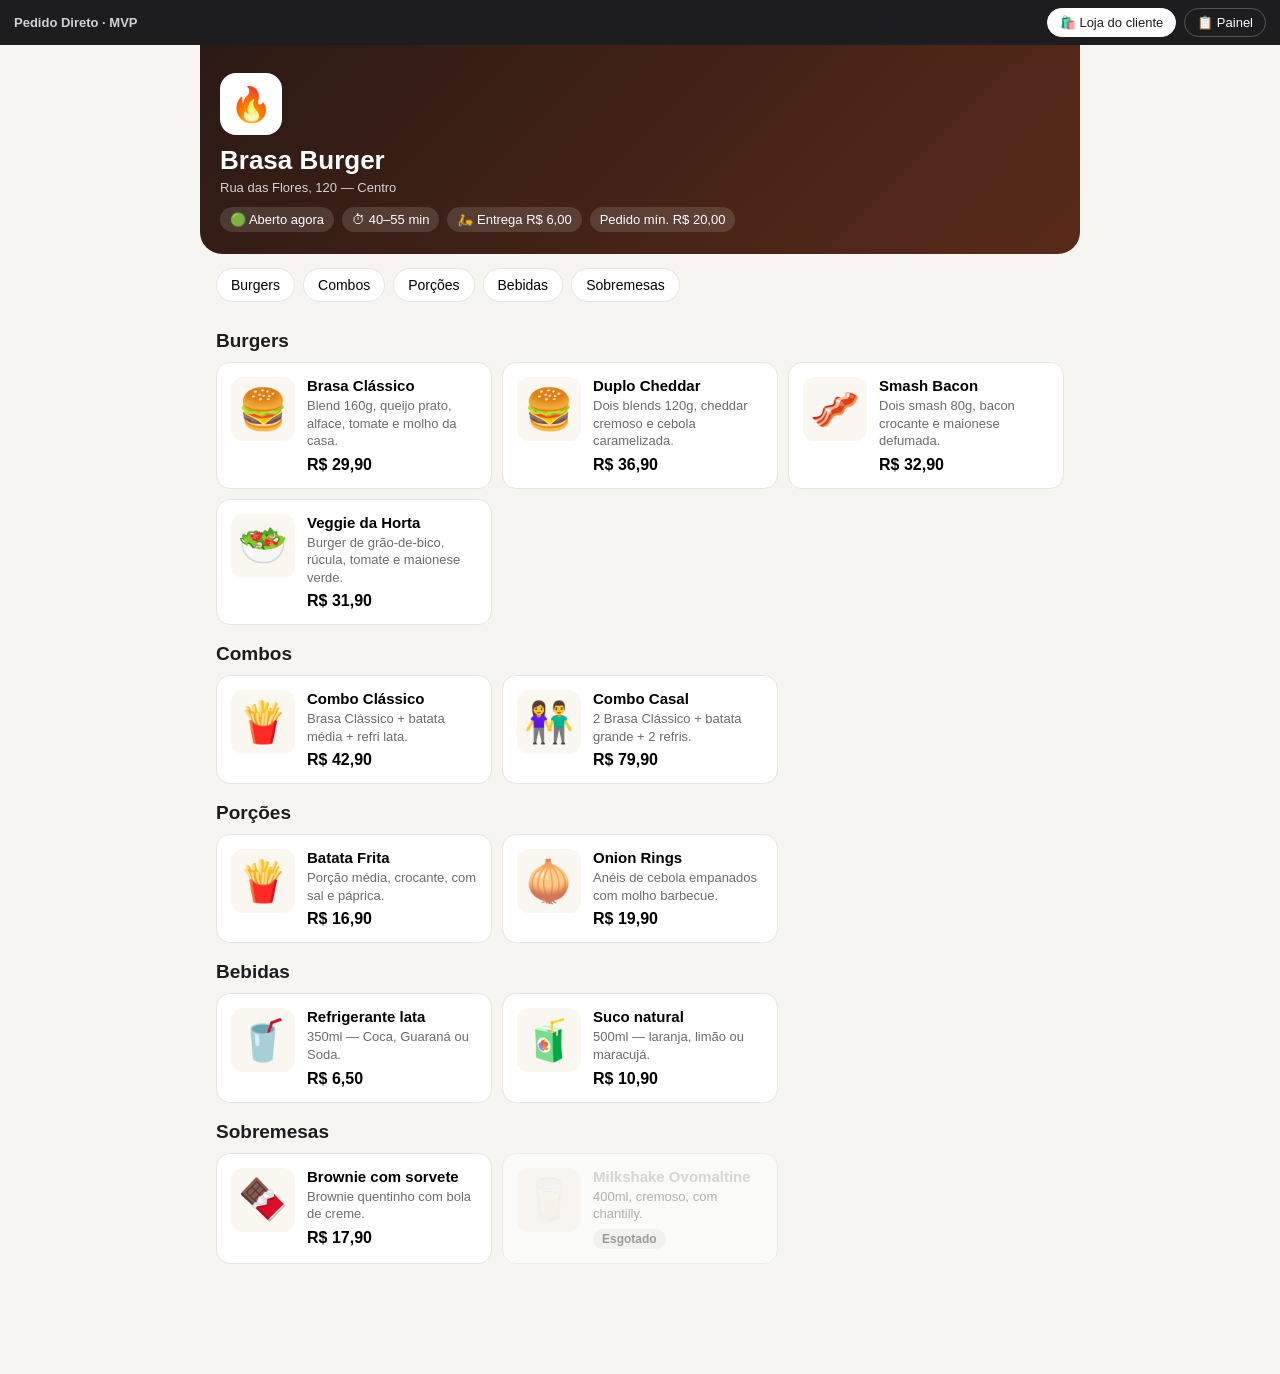
<file: prototipo/index.html>
<!DOCTYPE html>
<html lang="pt-BR">
<head>
<meta charset="UTF-8">
<meta name="viewport" content="width=device-width, initial-scale=1">
<title>Pedido Direto — MVP de delivery próprio</title>
<style>
:root{--bg:#f6f5f2;--card:#fff;--ink:#1d1d1f;--mut:#6b6b70;--line:#e7e5e0;--pri:#e4572e;--pri2:#c94320;--ok:#1f9d55;--warn:#c98204;--blue:#2f6fde;--red:#d33}
*{box-sizing:border-box}
body{margin:0;font-family:-apple-system,BlinkMacSystemFont,"Segoe UI",Roboto,Helvetica,Arial,sans-serif;background:var(--bg);color:var(--ink);-webkit-font-smoothing:antialiased}
button{font:inherit;cursor:pointer}
input,select,textarea{font:inherit;font-size:15px;padding:10px 12px;border:1px solid var(--line);border-radius:10px;width:100%;background:#fff;color:var(--ink)}
textarea{resize:vertical;min-height:60px}
label.f{display:block;font-size:13px;color:var(--mut);margin:10px 0 4px}
h1,h2,h3{margin:0}
.topbar{position:sticky;top:0;z-index:40;background:#1d1d1f;color:#fff;display:flex;gap:8px;align-items:center;padding:8px 14px}
.topbar b{margin-right:auto;font-size:13px;opacity:.8;font-weight:600}
.topbar button{background:transparent;color:#fff;border:1px solid #555;border-radius:999px;padding:6px 12px;font-size:13px}
.topbar button.on{background:#fff;color:#1d1d1f;border-color:#fff}
.btn{background:var(--pri);color:#fff;border:0;border-radius:10px;padding:11px 16px;font-weight:600;font-size:15px}
.btn:hover{background:var(--pri2)}
.btn.sec{background:#fff;color:var(--ink);border:1px solid var(--line)}
.btn.sec:hover{background:#f1f0ec}
.btn.ok{background:var(--ok)}.btn.ok:hover{background:#178246}
.btn.red{background:#fff;color:var(--red);border:1px solid #f1c4c4}
.btn.sm{padding:7px 11px;font-size:13px;border-radius:8px}
.btn.full{width:100%}
.btn:disabled{opacity:.45;cursor:not-allowed}
.pill{display:inline-flex;align-items:center;gap:5px;font-size:12px;font-weight:600;padding:3px 9px;border-radius:999px;background:#eee;color:#444}
.pill.ok{background:#e3f5ea;color:#16753f}.pill.warn{background:#fff3d6;color:#8a5a00}.pill.red{background:#fde6e6;color:#a32020}.pill.blue{background:#e6eefc;color:#1f4fa8}
.muted{color:var(--mut)}.small{font-size:13px}
.hidden{display:none!important}

/* ===== LOJA ===== */
.shop{max-width:880px;margin:0 auto;padding-bottom:110px}
.hero{background:linear-gradient(135deg,#2a1a14,#5a2a1a);color:#fff;padding:28px 20px 22px;border-radius:0 0 22px 22px}
.hero .logo{width:62px;height:62px;border-radius:16px;background:#fff;display:grid;place-items:center;font-size:34px;margin-bottom:10px}
.hero h1{font-size:26px}
.hero .meta{display:flex;flex-wrap:wrap;gap:8px;margin-top:12px}
.hero .meta span{background:rgba(255,255,255,.13);padding:5px 10px;border-radius:999px;font-size:13px}
.track-banner{margin:14px 16px 0;background:#fff;border:1px solid var(--line);border-radius:14px;padding:12px 14px;display:flex;align-items:center;gap:10px}
.track-banner div{flex:1}
.cats{position:sticky;top:45px;z-index:20;background:var(--bg);display:flex;gap:8px;overflow-x:auto;padding:14px 16px 10px;scrollbar-width:none}
.cats::-webkit-scrollbar{display:none}
.cats button{white-space:nowrap;border:1px solid var(--line);background:#fff;border-radius:999px;padding:8px 14px;font-size:14px}
.cats button:hover{border-color:var(--pri);color:var(--pri)}
.sec-title{font-size:19px;margin:18px 16px 10px}
.grid{display:grid;grid-template-columns:repeat(auto-fill,minmax(260px,1fr));gap:10px;padding:0 16px}
.prod{background:#fff;border:1px solid var(--line);border-radius:14px;padding:14px;display:flex;gap:12px;text-align:left;width:100%;align-items:flex-start}
.prod:hover{border-color:#d7d3cb;box-shadow:0 2px 10px rgba(0,0,0,.05)}
.prod .em{font-size:40px;width:64px;height:64px;flex:none;display:grid;place-items:center;background:#faf6f0;border-radius:12px}
.prod h3{font-size:15px;margin-bottom:3px}
.prod p{font-size:13px;color:var(--mut);margin:0 0 6px;line-height:1.35}
.prod .price{font-weight:700}
.prod.off{opacity:.5}
.cartbar{position:fixed;left:50%;transform:translateX(-50%);bottom:16px;width:min(560px,calc(100% - 28px));z-index:30;background:var(--pri);color:#fff;border:0;border-radius:14px;padding:15px 18px;display:flex;justify-content:space-between;font-weight:700;font-size:16px;box-shadow:0 8px 24px rgba(228,87,46,.35)}
.closed-note{margin:14px 16px 0;background:#fde6e6;color:#8b1c1c;padding:12px 14px;border-radius:12px;font-size:14px}

/* modal */
.ov{position:fixed;inset:0;background:rgba(0,0,0,.45);z-index:60;display:flex;align-items:flex-end;justify-content:center}
@media(min-width:700px){.ov{align-items:center}}
.modal{background:#fff;width:min(520px,100%);max-height:92vh;overflow:auto;border-radius:20px 20px 0 0;padding:20px}
@media(min-width:700px){.modal{border-radius:20px}}
.modal .mh{display:flex;justify-content:space-between;align-items:center;margin-bottom:12px}
.modal .x{border:0;background:#f1f0ec;width:34px;height:34px;border-radius:50%;font-size:18px}
.addon{display:flex;align-items:center;gap:10px;padding:10px 0;border-bottom:1px solid var(--line)}
.addon input{width:20px;height:20px}
.addon span{flex:1}
.qty{display:inline-flex;align-items:center;border:1px solid var(--line);border-radius:10px;overflow:hidden}
.qty button{border:0;background:#fff;width:36px;height:38px;font-size:18px}
.qty b{min-width:28px;text-align:center}
.row{display:flex;gap:10px;align-items:center}
.line{display:flex;justify-content:space-between;padding:4px 0;font-size:15px}
.line.tot{font-weight:800;font-size:18px;border-top:1px solid var(--line);margin-top:6px;padding-top:10px}
.citem{display:flex;gap:10px;padding:12px 0;border-bottom:1px solid var(--line)}
.citem .d{flex:1}
.seg{display:flex;gap:8px}
.seg button{flex:1;border:1px solid var(--line);background:#fff;border-radius:10px;padding:10px;font-weight:600}
.seg button.on{border-color:var(--pri);background:#fff3ee;color:var(--pri2)}
.upsell{background:#fff8ec;border:1px dashed #f0c98a;border-radius:12px;padding:12px;margin:12px 0;font-size:14px}
.upsell .row{margin-top:8px;flex-wrap:wrap}
.qr{display:block;margin:10px auto;width:200px;height:200px}
.code{font-family:ui-monospace,Menlo,monospace;font-size:12px;background:#f4f3ef;padding:10px;border-radius:10px;word-break:break-all}
.steps{list-style:none;padding:0;margin:14px 0}
.steps li{display:flex;gap:12px;align-items:center;padding:10px 0;color:#aaa}
.steps li i{width:26px;height:26px;border-radius:50%;border:2px solid #ddd;display:grid;place-items:center;font-style:normal;font-size:13px}
.steps li.done{color:var(--ink)}.steps li.done i{background:var(--ok);border-color:var(--ok);color:#fff}
.steps li.cur{color:var(--ink);font-weight:700}.steps li.cur i{border-color:var(--pri);color:var(--pri)}
.err{color:var(--red);font-size:13px;margin-top:6px}

/* ===== PAINEL ===== */
.panel{display:flex;min-height:calc(100vh - 45px)}
.side{width:210px;background:#fff;border-right:1px solid var(--line);padding:14px 10px;flex:none}
.side .brand{font-weight:800;padding:6px 10px 14px}
.side button{display:flex;justify-content:space-between;width:100%;text-align:left;border:0;background:transparent;padding:10px 12px;border-radius:10px;font-size:15px;color:#333}
.side button.on{background:#fff1ec;color:var(--pri2);font-weight:700}
.side .badge{background:var(--pri);color:#fff;border-radius:999px;font-size:12px;padding:1px 8px}
.main{flex:1;padding:18px;min-width:0}
.ptop{display:flex;flex-wrap:wrap;gap:10px;align-items:center;margin-bottom:16px}
.ptop h2{margin-right:auto;font-size:22px}
.toggle{display:inline-flex;align-items:center;gap:8px;background:#fff;border:1px solid var(--line);border-radius:999px;padding:6px 12px 6px 6px;font-size:14px;font-weight:600}
.toggle .sw{width:38px;height:22px;border-radius:999px;background:#ccc;position:relative;transition:.2s}
.toggle .sw::after{content:"";position:absolute;top:3px;left:3px;width:16px;height:16px;border-radius:50%;background:#fff;transition:.2s}
.toggle.on .sw{background:var(--ok)}.toggle.on .sw::after{left:19px}
.toggle.warn.on .sw{background:var(--warn)}
.kanban{display:grid;grid-template-columns:repeat(5,minmax(230px,1fr));gap:12px;overflow-x:auto;padding-bottom:10px}
.col{background:#efede8;border-radius:14px;padding:10px;min-height:300px}
.col h4{margin:2px 4px 10px;font-size:14px;display:flex;justify-content:space-between}
.oc{background:#fff;border-radius:12px;padding:12px;margin-bottom:10px;border:1px solid var(--line);font-size:14px}
.oc.new{border-color:var(--pri);box-shadow:0 0 0 2px rgba(228,87,46,.15)}
.oc .h{display:flex;justify-content:space-between;align-items:center;margin-bottom:6px}
.oc ul{margin:6px 0;padding-left:18px;color:#333}
.oc .acts{display:flex;gap:6px;flex-wrap:wrap;margin-top:8px}
.card{background:#fff;border:1px solid var(--line);border-radius:14px;padding:16px;margin-bottom:14px}
.kpis{display:grid;grid-template-columns:repeat(auto-fit,minmax(160px,1fr));gap:12px;margin-bottom:14px}
.kpi{background:#fff;border:1px solid var(--line);border-radius:14px;padding:14px}
.kpi small{color:var(--mut);font-size:13px}.kpi b{display:block;font-size:24px;margin-top:4px}
table{width:100%;border-collapse:collapse;font-size:14px}
th{text-align:left;color:var(--mut);font-weight:600;font-size:12px;text-transform:uppercase;letter-spacing:.03em;padding:8px;border-bottom:1px solid var(--line)}
td{padding:9px 8px;border-bottom:1px solid var(--line);vertical-align:middle}
td input{padding:6px 8px;width:90px}
.tblwrap{overflow-x:auto}
.bars{display:flex;align-items:flex-end;gap:6px;height:140px;padding-top:10px}
.bars div{flex:1;background:var(--pri);border-radius:6px 6px 0 0;min-height:2px;position:relative}
.bars div span{position:absolute;bottom:-20px;left:50%;transform:translateX(-50%);font-size:11px;color:var(--mut)}
.formgrid{display:grid;grid-template-columns:repeat(auto-fit,minmax(180px,1fr));gap:0 12px}
.hbar{display:flex;align-items:center;gap:10px;margin:8px 0;font-size:14px}
.hbar .t{width:150px;white-space:nowrap;overflow:hidden;text-overflow:ellipsis}
.hbar .b{flex:1;background:#f1f0ec;border-radius:6px;height:12px;overflow:hidden}
.hbar .b i{display:block;height:100%;background:var(--pri)}
@media(max-width:760px){
  .panel{flex-direction:column}
  .side{width:100%;display:flex;overflow-x:auto;border-right:0;border-bottom:1px solid var(--line);padding:8px;gap:4px}
  .side .brand{display:none}
  .side button{width:auto;white-space:nowrap;gap:6px}
  .main{padding:14px}
}
.toast{position:fixed;top:60px;left:50%;transform:translateX(-50%);background:#1d1d1f;color:#fff;padding:10px 16px;border-radius:10px;z-index:90;font-size:14px}
</style>
</head>
<body>

<div class="topbar">
  <b>Pedido Direto · MVP</b>
  <button id="tbShop" onclick="go('loja')">🛍️ Loja do cliente</button>
  <button id="tbPanel" onclick="go('painel')">📋 Painel</button>
</div>

<div id="app"></div>
<div id="modalRoot"></div>

<script>
/* ============ DADOS ============ */
const KEY = 'pedido_direto_mvp_v1';
const DAY = 864e5;
const STATUS = [
  {id:'analise', label:'Em análise'},
  {id:'preparo', label:'Em preparo'},
  {id:'pronto', label:'Pronto'},
  {id:'entrega', label:'Em entrega'},
  {id:'finalizado', label:'Finalizado'}
];

function seed(){
  const now = Date.now();
  const products = [
    {id:'p1',cat:'Burgers',name:'Brasa Clássico',desc:'Blend 160g, queijo prato, alface, tomate e molho da casa.',price:29.9,emoji:'🍔',available:true,cost:11,addons:[{name:'Bacon',price:4},{name:'Cheddar extra',price:3},{name:'Ovo',price:2.5}]},
    {id:'p2',cat:'Burgers',name:'Duplo Cheddar',desc:'Dois blends 120g, cheddar cremoso e cebola caramelizada.',price:36.9,emoji:'🍔',available:true,cost:15,addons:[{name:'Bacon',price:4},{name:'Picles',price:2}]},
    {id:'p3',cat:'Burgers',name:'Smash Bacon',desc:'Dois smash 80g, bacon crocante e maionese defumada.',price:32.9,emoji:'🥓',available:true,cost:12.5,addons:[{name:'Cheddar extra',price:3}]},
    {id:'p4',cat:'Burgers',name:'Veggie da Horta',desc:'Burger de grão-de-bico, rúcula, tomate e maionese verde.',price:31.9,emoji:'🥗',available:true,cost:10,addons:[]},
    {id:'p5',cat:'Combos',name:'Combo Clássico',desc:'Brasa Clássico + batata média + refri lata.',price:42.9,emoji:'🍟',available:true,cost:17,addons:[{name:'Trocar por batata grande',price:5}]},
    {id:'p6',cat:'Combos',name:'Combo Casal',desc:'2 Brasa Clássico + batata grande + 2 refris.',price:79.9,emoji:'👫',available:true,cost:31,addons:[]},
    {id:'p7',cat:'Porções',name:'Batata Frita',desc:'Porção média, crocante, com sal e páprica.',price:16.9,emoji:'🍟',available:true,cost:4.5,addons:[{name:'Cheddar e bacon',price:7}]},
    {id:'p8',cat:'Porções',name:'Onion Rings',desc:'Anéis de cebola empanados com molho barbecue.',price:19.9,emoji:'🧅',available:true,cost:5.5,addons:[]},
    {id:'p9',cat:'Bebidas',name:'Refrigerante lata',desc:'350ml — Coca, Guaraná ou Soda.',price:6.5,emoji:'🥤',available:true,cost:2.8,addons:[]},
    {id:'p10',cat:'Bebidas',name:'Suco natural',desc:'500ml — laranja, limão ou maracujá.',price:10.9,emoji:'🧃',available:true,cost:3,addons:[]},
    {id:'p11',cat:'Sobremesas',name:'Brownie com sorvete',desc:'Brownie quentinho com bola de creme.',price:17.9,emoji:'🍫',available:true,cost:5,addons:[]},
    {id:'p12',cat:'Sobremesas',name:'Milkshake Ovomaltine',desc:'400ml, cremoso, com chantilly.',price:19.9,emoji:'🥛',available:false,cost:6,addons:[]}
  ];
  const S = {
    store:{name:'Brasa Burger',emoji:'🔥',open:true,highDemand:false,deliveryFee:6,prepMin:40,minOrder:20,whatsapp:'11999990000',address:'Rua das Flores, 120 — Centro'},
    categories:['Burgers','Combos','Porções','Bebidas','Sobremesas'],
    products,
    coupons:[
      {code:'BEMVINDO10',type:'pct',value:10,min:30,active:true},
      {code:'FRETEGRATIS',type:'frete',value:0,min:50,active:true},
      {code:'VOLTA15',type:'fix',value:15,min:60,active:true}
    ],
    orders:[], seq:100
  };
  const mk = (daysAgo, hour, name, phone, items, pay, status) => {
    const d = new Date(now - daysAgo*DAY); d.setHours(hour, Math.floor(Math.random()*59));
    const its = items.map(([pid,qty]) => {const p=products.find(x=>x.id===pid);return {pid,name:p.name,qty,unit:p.price,addons:[],obs:''}});
    const subtotal = its.reduce((s,i)=>s+i.unit*i.qty,0);
    S.orders.push({id:'o'+(++S.seq),num:S.seq,createdAt:d.getTime(),customer:{name,phone,address:'Endereço de exemplo'},mode:'entrega',pay,change:0,items:its,subtotal,discount:0,fee:6,total:subtotal+6,coupon:null,status,paid:pay==='pix'});
  };
  mk(45,20,'Carla Mendes','11988887777',[['p1',2],['p9',2]],'pix','finalizado');
  mk(38,21,'Roberto Lima','11977776666',[['p6',1]],'cartao','finalizado');
  mk(12,19,'Carla Mendes','11988887777',[['p2',1],['p7',1]],'pix','finalizado');
  mk(3,20,'Juliana Souza','11966665555',[['p5',2],['p11',1]],'dinheiro','finalizado');
  mk(0,12,'Marcos Alves','11955554444',[['p3',1],['p8',1],['p9',1]],'pix','finalizado');
  mk(0,13,'Juliana Souza','11966665555',[['p5',1]],'cartao','finalizado');
  return S;
}

function load(){
  try{const r = JSON.parse(localStorage.getItem(KEY)); if(r && r.store) return r;}catch(e){}
  return seed();
}
function save(){ try{localStorage.setItem(KEY, JSON.stringify(S));}catch(e){} }
let S = load(); save();

/* ============ UTIL ============ */
const $ = s => document.querySelector(s);
const esc = s => String(s ?? '').replace(/[&<>"']/g, c => ({'&':'&amp;','<':'&lt;','>':'&gt;','"':'&quot;',"'":'&#39;'}[c]));
const money = v => (Number(v)||0).toLocaleString('pt-BR',{style:'currency',currency:'BRL'});
const hhmm = t => new Date(t).toLocaleTimeString('pt-BR',{hour:'2-digit',minute:'2-digit'});
const ago = t => {const m=Math.floor((Date.now()-t)/60000); if(m<1)return 'agora'; if(m<60)return `há ${m} min`; const h=Math.floor(m/60); if(h<24) return `há ${h}h`; return `há ${Math.floor(h/24)}d`;};
const sameDay = (a,b) => new Date(a).toDateString()===new Date(b).toDateString();
const digits = s => String(s||'').replace(/\D/g,'');
const waLink = (phone, text) => {let d=digits(phone); if(d.length<=11) d='55'+d; return `https://wa.me/${d}?text=${encodeURIComponent(text)}`;};
const uid = () => Math.random().toString(36).slice(2,9);
function toast(msg){document.querySelectorAll('.toast').forEach(x=>x.remove());const t=document.createElement('div');t.className='toast';t.textContent=msg;document.body.appendChild(t);setTimeout(()=>t.remove(),2200);}
function prepTime(){return S.store.prepMin + (S.store.highDemand?20:0);}
function getLS(k){try{return localStorage.getItem(k)}catch(e){return null}}
function setLS(k,v){try{localStorage.setItem(k,v)}catch(e){}}

/* ============ ROTEAMENTO ============ */
let view = location.hash.replace('#','') || 'loja';
function go(v){ view=v; location.hash=v; closeModal(); render(); window.scrollTo(0,0); }
window.addEventListener('hashchange',()=>{const v=location.hash.replace('#','')||'loja'; if(v!==view){view=v;render();}});
window.addEventListener('storage', e => { if(e.key===KEY){ S=load(); render(); if(modalRefresh) modalRefresh(); }});

function render(){
  $('#tbShop').classList.toggle('on', view==='loja');
  $('#tbPanel').classList.toggle('on', view==='painel');
  if(view==='painel') renderPanel(); else renderShop();
}

/* ============ LOJA DO CLIENTE ============ */
let cart = [];
let checkout = {mode:'entrega',pay:'pix',name:'',phone:'',address:'',change:'',coupon:'',couponApplied:null};
let modalRefresh = null;

function renderShop(){
  const st = S.store;
  const lastId = getLS(KEY+'_last');
  const last = S.orders.find(o=>o.id===lastId);
  const cats = S.categories.filter(c=>S.products.some(p=>p.cat===c));
  let h = `<div class="shop">
    <div class="hero">
      <div class="logo">${esc(st.emoji)}</div>
      <h1>${esc(st.name)}</h1>
      <div class="small" style="opacity:.8;margin-top:4px">${esc(st.address)}</div>
      <div class="meta">
        <span>${st.open?'🟢 Aberto agora':'🔴 Fechado'}</span>
        <span>⏱ ${prepTime()}–${prepTime()+15} min</span>
        <span>🛵 Entrega ${money(st.deliveryFee)}</span>
        <span>Pedido mín. ${money(st.minOrder)}</span>
      </div>
    </div>`;
  if(!st.open) h += `<div class="closed-note">A loja está fechada no momento. Você pode ver o cardápio, mas não é possível finalizar pedidos.</div>`;
  else if(st.highDemand) h += `<div class="closed-note" style="background:#fff3d6;color:#7a4f00">Estamos com alta demanda — o tempo de entrega pode ser maior.</div>`;
  if(last && last.status!=='finalizado' && last.status!=='recusado'){
    h += `<div class="track-banner"><span style="font-size:26px">🛵</span><div><b>Pedido #${last.num}</b><div class="small muted">${statusLabel(last)}</div></div><button class="btn sm" onclick="openTracking('${last.id}')">Acompanhar</button></div>`;
  }
  h += `<div class="cats">${cats.map(c=>`<button onclick="document.getElementById('cat-${esc(c)}').scrollIntoView({behavior:'smooth',block:'start'})">${esc(c)}</button>`).join('')}</div>`;
  cats.forEach(c=>{
    h += `<h2 class="sec-title" id="cat-${esc(c)}" style="scroll-margin-top:110px">${esc(c)}</h2><div class="grid">`;
    S.products.filter(p=>p.cat===c).forEach(p=>{
      h += `<button class="prod ${p.available?'':'off'}" ${p.available?`onclick="openProduct('${p.id}')"`:'disabled'}>
        <div class="em">${esc(p.emoji)}</div>
        <div><h3>${esc(p.name)}</h3><p>${esc(p.desc)}</p>
        <span class="price">${p.available?money(p.price):'<span class="pill">Esgotado</span>'}</span></div></button>`;
    });
    h += `</div>`;
  });
  h += `</div>`;
  const n = cart.reduce((s,i)=>s+i.qty,0);
  if(n) h += `<button class="cartbar" onclick="openCart()"><span>🛍️ Ver sacola · ${n} ${n>1?'itens':'item'}</span><span>${money(cartSubtotal())}</span></button>`;
  $('#app').innerHTML = h;
}

function statusLabel(o){
  if(o.status==='recusado') return 'Pedido recusado pela loja';
  if(o.pay==='pix' && !o.paid) return 'Aguardando pagamento do Pix';
  const s = STATUS.find(x=>x.id===o.status); return s?s.label:o.status;
}

function modal(html){ $('#modalRoot').innerHTML = `<div class="ov" onclick="if(event.target===this)closeModal()"><div class="modal">${html}</div></div>`; }
function closeModal(){ $('#modalRoot').innerHTML=''; modalRefresh=null; }
const mh = t => `<div class="mh"><h2 style="font-size:20px">${t}</h2><button class="x" onclick="closeModal()">×</button></div>`;

/* produto */
let pm = null;
function openProduct(id){
  modalRefresh=null;
  const p = S.products.find(x=>x.id===id); if(!p) return;
  pm = {p, qty:1, addons:new Set(), obs:''};
  drawProduct();
}
function drawProduct(){
  const {p,qty} = pm;
  const unit = p.price + [...pm.addons].reduce((s,i)=>s+p.addons[i].price,0);
  modal(`${mh(esc(p.name))}
    <div style="font-size:64px;text-align:center;background:#faf6f0;border-radius:14px;padding:16px">${esc(p.emoji)}</div>
    <p class="muted">${esc(p.desc)}</p><b style="font-size:18px">${money(p.price)}</b>
    ${p.addons.length?`<h3 style="margin-top:16px;font-size:15px">Adicionais</h3>`+p.addons.map((a,i)=>`
      <label class="addon"><input type="checkbox" ${pm.addons.has(i)?'checked':''} onchange="toggleAddon(${i},this.checked)"><span>${esc(a.name)}</span><b>+ ${money(a.price)}</b></label>`).join(''):''}
    <label class="f">Alguma observação?</label>
    <textarea id="pObs" placeholder="Ex.: sem cebola, ponto da carne...">${esc(pm.obs)}</textarea>
    <div class="row" style="margin-top:16px">
      <div class="qty"><button onclick="pmQty(-1)">−</button><b>${qty}</b><button onclick="pmQty(1)">+</button></div>
      <button class="btn" style="flex:1" onclick="addToCart()">Adicionar · ${money(unit*qty)}</button>
    </div>`);
}
function toggleAddon(i,on){ pm.obs=$('#pObs').value; on?pm.addons.add(i):pm.addons.delete(i); drawProduct(); }
function pmQty(d){ pm.obs=$('#pObs').value; pm.qty=Math.max(1,pm.qty+d); drawProduct(); }
function addToCart(){
  const {p,qty} = pm; const obs = $('#pObs').value.trim();
  const adds = [...pm.addons].sort();
  const unit = p.price + adds.reduce((s,i)=>s+p.addons[i].price,0);
  const key = p.id+'|'+adds.join(',')+'|'+obs;
  const ex = cart.find(c=>c.key===key);
  if(ex) ex.qty+=qty; else cart.push({key,pid:p.id,name:p.name,emoji:p.emoji,unit,qty,addons:adds.map(i=>p.addons[i].name),obs});
  closeModal(); renderShop(); toast(`${p.name} adicionado à sacola`);
}
const cartSubtotal = () => cart.reduce((s,i)=>s+i.unit*i.qty,0);

/* sacola + checkout */
let step = 'cart';
function openCart(){ modalRefresh=null; step='cart'; drawCart(); }
function calc(){
  const sub = cartSubtotal();
  let fee = checkout.mode==='entrega' ? S.store.deliveryFee : 0;
  let disc = 0; const c = checkout.couponApplied;
  if(c){ if(c.type==='pct') disc = sub*c.value/100; else if(c.type==='fix') disc = Math.min(c.value,sub); else if(c.type==='frete') fee = 0; }
  return {sub, fee, disc, total: Math.max(0, sub - disc + fee)};
}
function drawCart(){
  if(!cart.length){ closeModal(); renderShop(); return; }
  const t = calc();
  if(step==='cart'){
    const hasDessert = cart.some(i=>{const p=S.products.find(x=>x.id===i.pid);return p&&p.cat==='Sobremesas'});
    const hasDrink = cart.some(i=>{const p=S.products.find(x=>x.id===i.pid);return p&&p.cat==='Bebidas'});
    const sugg = S.products.filter(p=>p.available && ((!hasDessert&&p.cat==='Sobremesas')||(!hasDrink&&p.cat==='Bebidas'))).slice(0,3);
    modal(`${mh('Sua sacola')}
      ${cart.map((i,ix)=>`<div class="citem"><div style="font-size:28px">${esc(i.emoji)}</div><div class="d"><b>${esc(i.name)}</b>
        ${i.addons.length?`<div class="small muted">+ ${esc(i.addons.join(', '))}</div>`:''}
        ${i.obs?`<div class="small muted">Obs.: ${esc(i.obs)}</div>`:''}
        <div class="small" style="margin-top:4px">${money(i.unit*i.qty)}</div></div>
        <div class="qty" style="align-self:center"><button onclick="cQty(${ix},-1)">${i.qty===1?'🗑':'−'}</button><b>${i.qty}</b><button onclick="cQty(${ix},1)">+</button></div></div>`).join('')}
      ${sugg.length?`<div class="upsell">✨ <b>Que tal completar o pedido?</b><div class="row">${sugg.map(p=>`<button class="btn sec sm" onclick="quickAdd('${p.id}')">${esc(p.emoji)} ${esc(p.name)} · ${money(p.price)}</button>`).join('')}</div></div>`:''}
      <div style="margin-top:12px"><div class="line"><span>Subtotal</span><b>${money(t.sub)}</b></div></div>
      ${t.sub<S.store.minOrder?`<div class="err">Pedido mínimo de ${money(S.store.minOrder)}.</div>`:''}
      <button class="btn full" style="margin-top:14px" ${t.sub<S.store.minOrder||!S.store.open?'disabled':''} onclick="step='dados';drawCart()">${S.store.open?'Continuar':'Loja fechada'}</button>`);
  } else if(step==='dados'){
    modal(`${mh('Finalizar pedido')}
      <div class="seg"><button class="${checkout.mode==='entrega'?'on':''}" onclick="setCk('mode','entrega')">🛵 Entrega</button><button class="${checkout.mode==='retirada'?'on':''}" onclick="setCk('mode','retirada')">🏪 Retirar</button></div>
      <label class="f">Seu nome</label><input id="ckName" value="${esc(checkout.name)}" placeholder="Como podemos te chamar?">
      <label class="f">WhatsApp</label><input id="ckPhone" value="${esc(checkout.phone)}" inputmode="tel" placeholder="(11) 99999-9999">
      ${checkout.mode==='entrega'?`<label class="f">Endereço de entrega</label><textarea id="ckAddr" placeholder="Rua, número, bairro, complemento">${esc(checkout.address)}</textarea>`:`<p class="small muted">Retirada em: ${esc(S.store.address)}</p>`}
      <label class="f">Forma de pagamento</label>
      <div class="seg"><button class="${checkout.pay==='pix'?'on':''}" onclick="setCk('pay','pix')">Pix</button><button class="${checkout.pay==='cartao'?'on':''}" onclick="setCk('pay','cartao')">Cartão na entrega</button><button class="${checkout.pay==='dinheiro'?'on':''}" onclick="setCk('pay','dinheiro')">Dinheiro</button></div>
      ${checkout.pay==='dinheiro'?`<label class="f">Troco para quanto? (opcional)</label><input id="ckChange" inputmode="decimal" value="${esc(checkout.change)}" placeholder="Ex.: 100">`:''}
      <label class="f">Cupom de desconto</label>
      <div class="row"><input id="ckCoupon" value="${esc(checkout.coupon)}" placeholder="Digite o cupom" style="text-transform:uppercase"><button class="btn sec" onclick="applyCoupon()">Aplicar</button></div>
      <div id="cpMsg" class="small" style="margin-top:6px">${checkout.couponApplied?`<span style="color:var(--ok)">✓ Cupom ${esc(checkout.couponApplied.code)} aplicado</span>`:''}</div>
      <div style="margin-top:12px">
        <div class="line"><span>Subtotal</span><span>${money(t.sub)}</span></div>
        ${t.disc?`<div class="line" style="color:var(--ok)"><span>Desconto</span><span>− ${money(t.disc)}</span></div>`:''}
        <div class="line"><span>Taxa de entrega</span><span>${t.fee?money(t.fee):'Grátis'}</span></div>
        <div class="line tot"><span>Total</span><span>${money(t.total)}</span></div>
      </div>
      <div id="ckErr" class="err"></div>
      <div class="row" style="margin-top:14px"><button class="btn sec" onclick="keepCk();step='cart';drawCart()">Voltar</button><button class="btn" style="flex:1" onclick="placeOrder()">Fazer pedido · ${money(t.total)}</button></div>`);
  }
}
function keepCk(){
  const g = id => { const e=$('#'+id); return e?e.value:null; };
  if(g('ckName')!==null) checkout.name=g('ckName');
  if(g('ckPhone')!==null) checkout.phone=g('ckPhone');
  if(g('ckAddr')!==null) checkout.address=g('ckAddr');
  if(g('ckChange')!==null) checkout.change=g('ckChange');
  if(g('ckCoupon')!==null) checkout.coupon=g('ckCoupon');
}
function setCk(k,v){ keepCk(); checkout[k]=v; if(checkout.couponApplied && checkout.couponApplied.type==='frete' && checkout.mode==='retirada'){} drawCart(); }
function cQty(ix,d){ cart[ix].qty+=d; if(cart[ix].qty<=0) cart.splice(ix,1); drawCart(); renderShop(); if(cart.length) drawCart(); }
function quickAdd(id){ const p=S.products.find(x=>x.id===id); const key=p.id+'||'; const ex=cart.find(c=>c.key===key); if(ex) ex.qty++; else cart.push({key,pid:p.id,name:p.name,emoji:p.emoji,unit:p.price,qty:1,addons:[],obs:''}); renderShop(); drawCart(); }
function applyCoupon(){
  keepCk();
  const code = checkout.coupon.trim().toUpperCase();
  const c = S.coupons.find(x=>x.code===code && x.active);
  const msg = m => { drawCart(); $('#cpMsg').innerHTML = `<span style="color:var(--red)">${m}</span>`; };
  if(!code){ checkout.couponApplied=null; drawCart(); return; }
  if(!c){ checkout.couponApplied=null; return msg('Cupom inválido ou expirado.'); }
  if(cartSubtotal() < c.min){ checkout.couponApplied=null; return msg(`Esse cupom vale para pedidos a partir de ${money(c.min)}.`); }
  if(c.type==='frete' && checkout.mode==='retirada'){ checkout.couponApplied=null; return msg('Esse cupom é de frete grátis — vale só para entrega.'); }
  checkout.couponApplied = {...c}; drawCart();
}
function placeOrder(){
  keepCk();
  const err = m => { $('#ckErr').textContent = m; };
  if(!S.store.open) return err('A loja fechou. Tente novamente mais tarde.');
  if(checkout.name.trim().length<2) return err('Informe seu nome.');
  if(digits(checkout.phone).length<10) return err('Informe um WhatsApp válido com DDD.');
  if(checkout.mode==='entrega' && checkout.address.trim().length<8) return err('Informe o endereço completo.');
  const t = calc();
  S = load();
  const num = ++S.seq;
  const o = {id:'o'+num+uid(),num,createdAt:Date.now(),
    customer:{name:checkout.name.trim(),phone:digits(checkout.phone),address:checkout.mode==='entrega'?checkout.address.trim():''},
    mode:checkout.mode,pay:checkout.pay,change:parseFloat(String(checkout.change).replace(',','.'))||0,
    items:cart.map(i=>({pid:i.pid,name:i.name,qty:i.qty,unit:i.unit,addons:i.addons,obs:i.obs})),
    subtotal:t.sub,discount:t.disc,fee:t.fee,total:t.total,coupon:checkout.couponApplied?checkout.couponApplied.code:null,
    status:'analise',paid:false};
  S.orders.push(o); save();
  setLS(KEY+'_last', o.id);
  cart=[]; checkout.coupon=''; checkout.couponApplied=null; checkout.change='';
  renderShop();
  if(o.pay==='pix') openPix(o.id); else openTracking(o.id);
}

/* Pix (simulado) */
function fakeQR(str){
  let h=0; for(const c of str) h=(h*31+c.charCodeAt(0))>>>0;
  const n=25, sz=8; let r='';
  const rnd=()=>{h^=h<<13;h>>>=0;h^=h>>>17;h^=h<<5;h>>>=0;return h%100;};
  const finder=(x,y)=>x<7&&y<7||x>=n-7&&y<7||x<7&&y>=n-7;
  for(let y=0;y<n;y++)for(let x=0;x<n;x++){
    let on;
    if(finder(x,y)){const fx=x>=n-7?x-(n-7):x, fy=y>=n-7?y-(n-7):y; on = fx===0||fx===6||fy===0||fy===6||(fx>=2&&fx<=4&&fy>=2&&fy<=4);}
    else on = rnd()<48;
    if(on) r+=`<rect x="${x*sz}" y="${y*sz}" width="${sz}" height="${sz}"/>`;
  }
  return `<svg class="qr" viewBox="0 0 ${n*sz} ${n*sz}" xmlns="http://www.w3.org/2000/svg"><rect width="100%" height="100%" fill="#fff"/><g fill="#111">${r}</g></svg>`;
}
function openPix(id){
  modalRefresh=null;
  const o = S.orders.find(x=>x.id===id); if(!o) return;
  const code = `00020126580014BR.GOV.BCB.PIX0136${o.id}-SIMULACAO5204000053039865405${o.total.toFixed(2)}5802BR5913${S.store.name.toUpperCase().slice(0,13)}6009SAO PAULO62070503***6304ABCD`;
  modal(`${mh('Pague com Pix')}
    <p class="small muted" style="margin-top:0">Pedido #${o.num} · <b style="color:var(--ink)">${money(o.total)}</b></p>
    ${fakeQR(code)}
    <p class="small muted" style="text-align:center;margin-top:0">QR Code ilustrativo — no produto real ele vem do gateway de pagamento.</p>
    <div class="code" id="pixCode">${esc(code)}</div>
    <button class="btn sec full" style="margin-top:10px" onclick="copyPix()">📋 Copiar código Pix</button>
    <button class="btn ok full" style="margin-top:8px" onclick="simulatePaid('${o.id}')">✓ Simular pagamento aprovado</button>
    <p class="small muted" style="text-align:center">O pedido só entra na cozinha depois do pagamento confirmado.</p>`);
}
function copyPix(){ const t=$('#pixCode').textContent; (navigator.clipboard?navigator.clipboard.writeText(t):Promise.reject()).then(()=>toast('Código copiado'),()=>toast('Selecione e copie o código')); }
function simulatePaid(id){ S=load(); const o=S.orders.find(x=>x.id===id); if(o){o.paid=true; save();} renderShop(); toast('Pagamento confirmado!'); openTracking(id); }

/* acompanhamento */
function openTracking(id){
  const draw = () => {
    const o = S.orders.find(x=>x.id===id); if(!o){closeModal();return;}
    const flow = o.mode==='retirada' ? STATUS.filter(s=>s.id!=='entrega') : STATUS;
    const idx = flow.findIndex(s=>s.id===o.status);
    const labels = {analise:'Pedido recebido',preparo:'Em preparo',pronto:o.mode==='retirada'?'Pronto para retirada':'Pronto',entrega:'Saiu para entrega',finalizado:o.mode==='retirada'?'Retirado':'Entregue'};
    modal(`${mh('Pedido #'+o.num)}
      ${o.status==='recusado'?`<div class="closed-note" style="margin:0">Infelizmente a loja não conseguiu aceitar seu pedido. ${o.paid?'O valor do Pix será estornado.':''}</div>`:
      (o.pay==='pix'&&!o.paid)?`<div class="closed-note" style="margin:0;background:#fff3d6;color:#7a4f00">Aguardando pagamento do Pix.</div><button class="btn full" style="margin-top:10px" onclick="openPix('${o.id}')">Ver código Pix</button>`:
      `<p class="muted small" style="margin:0">Previsão: ${hhmm(o.createdAt+prepTime()*60000)} – ${hhmm(o.createdAt+(prepTime()+15)*60000)}</p>
      <ul class="steps">${flow.map((s,i)=>`<li class="${i<idx||o.status==='finalizado'?'done':i===idx?'cur':''}"><i>${i<idx||o.status==='finalizado'?'✓':i+1}</i>${labels[s.id]}</li>`).join('')}</ul>`}
      <div class="card" style="margin:12px 0 0;padding:12px">
        ${o.items.map(i=>`<div class="line small"><span>${i.qty}× ${esc(i.name)}${i.addons.length?` <span class="muted">(+${esc(i.addons.join(', '))})</span>`:''}</span><span>${money(i.unit*i.qty)}</span></div>`).join('')}
        <div class="line tot" style="font-size:16px"><span>Total</span><span>${money(o.total)}</span></div>
        <div class="small muted">${payLabel(o)}</div>
      </div>
      <p class="small muted" style="text-align:center">Esta tela atualiza sozinha quando a loja muda o status.</p>`);
  };
  modalRefresh = draw; draw();
}
const payLabel = o => o.pay==='pix' ? (o.paid?'Pix · pago':'Pix · aguardando') : o.pay==='cartao' ? 'Cartão na entrega' : `Dinheiro${o.change?` · troco p/ ${money(o.change)}`:''}`;

/* ============ PAINEL ============ */
let ptab = 'pedidos';
let lastPending = -1;
function renderPanel(){
  const pending = S.orders.filter(o=>o.status==='analise' && (o.pay!=='pix'||o.paid)).length;
  const tabs = [['pedidos','📋 Pedidos',pending],['cardapio','🍔 Cardápio'],['cupons','🏷️ Cupons'],['clientes','👥 Clientes'],['relatorios','📊 Relatórios'],['loja','⚙️ Loja']];
  let h = `<div class="panel"><aside class="side"><div class="brand">${esc(S.store.emoji)} ${esc(S.store.name)}</div>
    ${tabs.map(([id,l,b])=>`<button class="${ptab===id?'on':''}" onclick="ptab='${id}';renderPanel()"><span>${l}</span>${b?`<span class="badge">${b}</span>`:''}</button>`).join('')}
  </aside><main class="main" id="pmain"></main></div>`;
  $('#app').innerHTML = h;
  ({pedidos:pOrders,cardapio:pMenu,cupons:pCoupons,clientes:pClients,relatorios:pReports,loja:pStore})[ptab]();
  if(lastPending>=0 && pending>lastPending) beep();
  lastPending = pending;
}
function storeToggles(){
  return `<button class="toggle ${S.store.open?'on':''}" onclick="S.store.open=!S.store.open;save();renderPanel()"><span class="sw"></span>${S.store.open?'Loja aberta':'Loja pausada'}</button>
  <button class="toggle warn ${S.store.highDemand?'on':''}" onclick="S.store.highDemand=!S.store.highDemand;save();renderPanel()"><span class="sw"></span>Alta demanda</button>`;
}
function beep(){ try{const a=new (window.AudioContext||window.webkitAudioContext)();[0,.18].forEach(t=>{const o=a.createOscillator(),g=a.createGain();o.frequency.value=880;o.connect(g);g.connect(a.destination);g.gain.setValueAtTime(.2,a.currentTime+t);g.gain.exponentialRampToValueAtTime(.001,a.currentTime+t+.15);o.start(a.currentTime+t);o.stop(a.currentTime+t+.16);});}catch(e){} toast('🔔 Novo pedido!'); }

function pOrders(){
  const today = S.orders.filter(o=>sameDay(o.createdAt,Date.now()) || !['finalizado','recusado'].includes(o.status));
  const waiting = today.filter(o=>o.pay==='pix'&&!o.paid&&o.status==='analise');
  let h = `<div class="ptop"><h2>Pedidos</h2>${storeToggles()}<button class="btn sec sm" onclick="simOrder()">＋ Simular pedido</button></div>`;
  if(waiting.length) h += `<div class="card small" style="background:#fff8ec;border-color:#f0d9a8">⏳ ${waiting.length} pedido(s) aguardando pagamento do Pix: ${waiting.map(o=>`#${o.num} (${esc(o.customer.name)})`).join(', ')}</div>`;
  h += `<div class="kanban">`;
  STATUS.forEach(s=>{
    const list = today.filter(o=>o.status===s.id && !(o.pay==='pix'&&!o.paid)).sort((a,b)=>s.id==='finalizado'?b.createdAt-a.createdAt:a.createdAt-b.createdAt);
    h += `<div class="col"><h4>${s.label}<span class="muted">${list.length}</span></h4>${list.map(orderCard).join('') || '<div class="small muted" style="padding:6px">Nenhum pedido</div>'}</div>`;
  });
  h += `</div>`;
  const refused = today.filter(o=>o.status==='recusado');
  if(refused.length) h += `<p class="small muted">Recusados hoje: ${refused.map(o=>'#'+o.num).join(', ')}</p>`;
  $('#pmain').innerHTML = h;
}
function orderCard(o){
  const late = !['finalizado'].includes(o.status) && (Date.now()-o.createdAt) > prepTime()*60000;
  let acts = '';
  if(o.status==='analise') acts = `<button class="btn ok sm" onclick="setStatus('${o.id}','preparo')">Aceitar</button><button class="btn red sm" onclick="refuse('${o.id}')">Recusar</button>`;
  if(o.status==='preparo') acts = `<button class="btn sm" onclick="setStatus('${o.id}','pronto')">Marcar pronto</button>`;
  if(o.status==='pronto') acts = o.mode==='entrega' ? `<button class="btn sm" onclick="setStatus('${o.id}','entrega')">Saiu p/ entrega</button>` : `<button class="btn ok sm" onclick="setStatus('${o.id}','finalizado')">Cliente retirou</button>`;
  if(o.status==='entrega') acts = `<button class="btn ok sm" onclick="setStatus('${o.id}','finalizado')">Finalizar</button>`;
  const msg = {preparo:`Oi ${o.customer.name.split(' ')[0]}! Seu pedido #${o.num} foi aceito e já está em preparo 🔥`,
    pronto:o.mode==='retirada'?`Oi ${o.customer.name.split(' ')[0]}! Seu pedido #${o.num} está pronto para retirada 🎉`:'',
    entrega:`Oi ${o.customer.name.split(' ')[0]}! Seu pedido #${o.num} saiu para entrega 🛵 Já já chega aí!`}[o.status];
  if(msg) acts += `<a class="btn sec sm" style="text-decoration:none" target="_blank" rel="noopener" href="${waLink(o.customer.phone,msg)}">💬 Avisar</a>`;
  return `<div class="oc ${o.status==='analise'?'new':''}">
    <div class="h"><b>#${o.num} · ${esc(o.customer.name)}</b><span class="small muted">${hhmm(o.createdAt)}</span></div>
    <div class="row" style="flex-wrap:wrap;gap:5px">
      <span class="pill ${o.mode==='entrega'?'blue':''}">${o.mode==='entrega'?'🛵 Entrega':'🏪 Retirada'}</span>
      <span class="pill ${o.pay==='pix'?'ok':''}">${payLabel(o)}</span>
      ${late?'<span class="pill red">Atrasado</span>':''}
    </div>
    <ul>${o.items.map(i=>`<li>${i.qty}× ${esc(i.name)}${i.addons.length?` <span class="muted">+${esc(i.addons.join(', '))}</span>`:''}${i.obs?`<br><span class="small" style="color:var(--warn)">Obs.: ${esc(i.obs)}</span>`:''}</li>`).join('')}</ul>
    ${o.customer.address?`<div class="small muted">📍 ${esc(o.customer.address)}</div>`:''}
    <div class="row" style="justify-content:space-between;margin-top:6px"><span class="small muted">${ago(o.createdAt)}${o.coupon?` · cupom ${esc(o.coupon)}`:''}</span><b>${money(o.total)}</b></div>
    <div class="acts">${acts}</div></div>`;
}
function setStatus(id,st){ S=load(); const o=S.orders.find(x=>x.id===id); if(o){o.status=st; save();} renderPanel(); }
function refuse(id){ if(confirm('Recusar este pedido? O cliente será avisado na tela de acompanhamento.')) setStatus(id,'recusado'); }
function simOrder(){
  const names=[['Ana Paula','11991112233'],['Bruno Costa','11992223344'],['Fernanda Rocha','11993334455'],['Diego Martins','11994445566'],['Carla Mendes','11988887777']];
  const [name,phone]=names[Math.floor(Math.random()*names.length)];
  const av=S.products.filter(p=>p.available); const items=[];
  for(let k=0;k<1+Math.floor(Math.random()*3);k++){const p=av[Math.floor(Math.random()*av.length)]; const ex=items.find(i=>i.pid===p.id); if(ex) ex.qty++; else items.push({pid:p.id,name:p.name,qty:1,unit:p.price,addons:[],obs:''});}
  const sub=items.reduce((s,i)=>s+i.unit*i.qty,0); const mode=Math.random()<.75?'entrega':'retirada'; const fee=mode==='entrega'?S.store.deliveryFee:0;
  const pay=['pix','cartao','dinheiro'][Math.floor(Math.random()*3)];
  const num=++S.seq;
  S.orders.push({id:'o'+num+uid(),num,createdAt:Date.now(),customer:{name,phone,address:mode==='entrega'?'Rua Exemplo, 45 — Vila Nova':''},mode,pay,change:0,items,subtotal:sub,discount:0,fee,total:sub+fee,coupon:null,status:'analise',paid:pay==='pix'});
  save(); renderPanel();
}

function pMenu(){
  let h = `<div class="ptop"><h2>Cardápio</h2></div>
  <div class="card tblwrap"><table><thead><tr><th></th><th>Item</th><th>Categoria</th><th>Preço</th><th>Custo</th><th>Margem</th><th>Disponível</th><th></th></tr></thead><tbody>
  ${S.products.map(p=>{const m=p.price?((p.price-(p.cost||0))/p.price*100):0; return `<tr><td style="font-size:24px">${esc(p.emoji)}</td><td><b>${esc(p.name)}</b><div class="small muted">${esc(p.addons.map(a=>a.name).join(', '))}</div></td><td>${esc(p.cat)}</td>
    <td><input type="number" step="0.1" value="${p.price}" onchange="updProd('${p.id}','price',this.value)"></td>
    <td><input type="number" step="0.1" value="${p.cost||0}" onchange="updProd('${p.id}','cost',this.value)"></td>
    <td><span class="pill ${m>=60?'ok':m>=45?'warn':'red'}">${m.toFixed(0)}%</span></td>
    <td><button class="toggle ${p.available?'on':''}" onclick="updProd('${p.id}','available',${!p.available})"><span class="sw"></span>${p.available?'Sim':'Esgotado'}</button></td>
    <td><button class="btn red sm" onclick="delProd('${p.id}')">Excluir</button></td></tr>`}).join('')}
  </tbody></table></div>
  <div class="card"><h3>Novo item</h3>
    <div class="formgrid">
      <div><label class="f">Nome</label><input id="nName"></div>
      <div><label class="f">Categoria</label><select id="nCat">${S.categories.map(c=>`<option>${esc(c)}</option>`).join('')}</select></div>
      <div><label class="f">Preço (R$)</label><input id="nPrice" type="number" step="0.1"></div>
      <div><label class="f">Custo (R$)</label><input id="nCost" type="number" step="0.1"></div>
      <div><label class="f">Emoji / ícone</label><input id="nEmoji" value="🍽️"></div>
    </div>
    <label class="f">Descrição</label><input id="nDesc">
    <label class="f">Adicionais (formato: Bacon:4, Cheddar:3)</label><input id="nAdd" placeholder="Opcional">
    <div class="row" style="margin-top:12px"><button class="btn" onclick="addProd()">Adicionar ao cardápio</button>
    <input id="nNewCat" placeholder="Nova categoria" style="max-width:200px"><button class="btn sec" onclick="addCat()">Criar categoria</button></div>
    <div id="nErr" class="err"></div>
  </div>`;
  $('#pmain').innerHTML = h;
}
function updProd(id,k,v){ const p=S.products.find(x=>x.id===id); if(!p) return; p[k] = (k==='available')?v:(parseFloat(v)||0); save(); renderPanel(); }
function delProd(id){ if(!confirm('Excluir este item do cardápio?')) return; S.products=S.products.filter(p=>p.id!==id); save(); renderPanel(); }
function addProd(){
  const name=$('#nName').value.trim(), price=parseFloat($('#nPrice').value);
  if(!name||!(price>0)){ $('#nErr').textContent='Informe nome e preço.'; return; }
  const addons=$('#nAdd').value.split(',').map(s=>s.trim()).filter(Boolean).map(s=>{const [n,p]=s.split(':');return {name:n.trim(),price:parseFloat((p||'0').replace(',','.'))||0}});
  S.products.push({id:'p'+uid(),cat:$('#nCat').value,name,desc:$('#nDesc').value.trim(),price,cost:parseFloat($('#nCost').value)||0,emoji:$('#nEmoji').value.trim()||'🍽️',available:true,addons});
  save(); renderPanel(); toast('Item adicionado');
}
function addCat(){ const c=$('#nNewCat').value.trim(); if(c && !S.categories.includes(c)){S.categories.push(c); save(); renderPanel(); toast('Categoria criada');} }

function pCoupons(){
  const used = code => S.orders.filter(o=>o.coupon===code && o.status!=='recusado').length;
  const tl = c => c.type==='pct'?`${c.value}% off`:c.type==='fix'?`${money(c.value)} off`:'Frete grátis';
  $('#pmain').innerHTML = `<div class="ptop"><h2>Cupons</h2></div>
  <div class="card tblwrap"><table><thead><tr><th>Código</th><th>Benefício</th><th>Pedido mínimo</th><th>Usos</th><th>Ativo</th><th></th></tr></thead><tbody>
  ${S.coupons.map((c,i)=>`<tr><td><b>${esc(c.code)}</b></td><td>${tl(c)}</td><td>${money(c.min)}</td><td>${used(c.code)}</td>
    <td><button class="toggle ${c.active?'on':''}" onclick="S.coupons[${i}].active=!S.coupons[${i}].active;save();renderPanel()"><span class="sw"></span>${c.active?'Sim':'Não'}</button></td>
    <td><button class="btn red sm" onclick="if(confirm('Excluir cupom?')){S.coupons.splice(${i},1);save();renderPanel()}">Excluir</button></td></tr>`).join('')}
  </tbody></table></div>
  <div class="card"><h3>Novo cupom</h3><div class="formgrid">
    <div><label class="f">Código</label><input id="cCode" style="text-transform:uppercase" placeholder="EX.: SEXTOU"></div>
    <div><label class="f">Tipo</label><select id="cType"><option value="pct">% de desconto</option><option value="fix">Valor fixo (R$)</option><option value="frete">Frete grátis</option></select></div>
    <div><label class="f">Valor</label><input id="cVal" type="number" step="0.1" placeholder="10"></div>
    <div><label class="f">Pedido mínimo (R$)</label><input id="cMin" type="number" step="0.1" value="0"></div>
  </div><button class="btn" style="margin-top:12px" onclick="addCoupon()">Criar cupom</button><div id="cErr" class="err"></div></div>
  <p class="small muted">Dica de margem: use pedido mínimo nos cupons para proteger o lucro (veja a margem de cada item na aba Cardápio).</p>`;
}
function addCoupon(){
  const code=$('#cCode').value.trim().toUpperCase().replace(/\s/g,''), type=$('#cType').value, value=parseFloat($('#cVal').value)||0, min=parseFloat($('#cMin').value)||0;
  if(!code) return $('#cErr').textContent='Informe o código.';
  if(S.coupons.some(c=>c.code===code)) return $('#cErr').textContent='Já existe um cupom com esse código.';
  if(type!=='frete' && !(value>0)) return $('#cErr').textContent='Informe o valor do desconto.';
  if(type==='pct' && value>100) return $('#cErr').textContent='Percentual máximo é 100%.';
  S.coupons.push({code,type,value,min,active:true}); save(); renderPanel(); toast('Cupom criado');
}

function clientsData(){
  const map = {};
  S.orders.filter(o=>o.status!=='recusado' && (o.pay!=='pix'||o.paid)).forEach(o=>{
    const k=o.customer.phone; if(!map[k]) map[k]={name:o.customer.name,phone:k,orders:0,total:0,last:0};
    const c=map[k]; c.orders++; c.total+=o.total; if(o.createdAt>c.last){c.last=o.createdAt;c.name=o.customer.name;}
  });
  return Object.values(map).map(c=>({...c,days:Math.floor((Date.now()-c.last)/DAY)})).sort((a,b)=>b.total-a.total);
}
let cFilter='todos';
function pClients(){
  const all = clientsData();
  const list = all.filter(c=>cFilter==='todos'||(cFilter==='inativos'&&c.days>=30)||(cFilter==='fieis'&&c.orders>=2&&c.days<30));
  const firstName = n => n.split(' ')[0];
  const msgFor = c => c.days>=30 ? `Oi ${firstName(c.name)}! Tá sumido 😢 Preparamos um cupom pra você voltar: VOLTA15 (R$ 15 off em pedidos acima de R$ 60). Peça aqui: ${location.href.split('#')[0]}#loja`
    : `Oi ${firstName(c.name)}! Obrigado por pedir no ${S.store.name} 🔥 Hoje tem novidade no cardápio: ${location.href.split('#')[0]}#loja`;
  $('#pmain').innerHTML = `<div class="ptop"><h2>Clientes</h2>
    <div class="seg" style="min-width:320px"><button class="${cFilter==='todos'?'on':''}" onclick="cFilter='todos';renderPanel()">Todos (${all.length})</button><button class="${cFilter==='fieis'?'on':''}" onclick="cFilter='fieis';renderPanel()">Fiéis</button><button class="${cFilter==='inativos'?'on':''}" onclick="cFilter='inativos';renderPanel()">Inativos 30d+</button></div></div>
  <div class="card tblwrap"><table><thead><tr><th>Cliente</th><th>WhatsApp</th><th>Pedidos</th><th>Total gasto</th><th>Último pedido</th><th></th></tr></thead><tbody>
  ${list.map(c=>`<tr><td><b>${esc(c.name)}</b> ${c.days>=30?'<span class="pill red">Inativo</span>':c.orders>=2?'<span class="pill ok">Fiel</span>':'<span class="pill blue">Novo</span>'}</td>
    <td>${esc(c.phone)}</td><td>${c.orders}</td><td>${money(c.total)}</td><td>${c.days===0?'Hoje':`há ${c.days} dias`}</td>
    <td><a class="btn sec sm" style="text-decoration:none" target="_blank" rel="noopener" href="${waLink(c.phone,msgFor(c))}">💬 ${c.days>=30?'Reativar':'Mensagem'}</a></td></tr>`).join('') || '<tr><td colspan="6" class="muted">Nenhum cliente nesse filtro.</td></tr>'}
  </tbody></table></div>
  <p class="small muted">A base de clientes é sua: cada pedido no canal próprio grava nome e WhatsApp. O botão abre o WhatsApp com a mensagem pronta — os disparos automáticos entram na V3.</p>`;
}

let rPeriod='hoje';
function pReports(){
  const now=Date.now();
  const inP = o => rPeriod==='hoje'?sameDay(o.createdAt,now):rPeriod==='7d'?now-o.createdAt<7*DAY:now-o.createdAt<30*DAY;
  const os = S.orders.filter(o=>inP(o));
  const valid = os.filter(o=>o.status!=='recusado' && (o.pay!=='pix'||o.paid));
  const fat = valid.reduce((s,o)=>s+o.total,0);
  const ticket = valid.length?fat/valid.length:0;
  const costOf = o => o.items.reduce((s,i)=>{const p=S.products.find(x=>x.id===i.pid);return s+(p?(p.cost||0):0)*i.qty;},0);
  const cmv = valid.reduce((s,o)=>s+costOf(o),0);
  const lucro = valid.reduce((s,o)=>s+o.subtotal-o.discount,0) - cmv;
  const pays = {pix:0,cartao:0,dinheiro:0}; valid.forEach(o=>pays[o.pay]+=o.total);
  const prods = {}; valid.forEach(o=>o.items.forEach(i=>{prods[i.name]=prods[i.name]||{q:0,v:0};prods[i.name].q+=i.qty;prods[i.name].v+=i.unit*i.qty;}));
  const top = Object.entries(prods).sort((a,b)=>b[1].q-a[1].q).slice(0,6);
  const maxQ = top.length?top[0][1].q:1;
  const hours = {}; for(let hh=10;hh<=23;hh++) hours[hh]=0; valid.forEach(o=>{const hh=new Date(o.createdAt).getHours(); if(hours[hh]!==undefined) hours[hh]++;});
  const maxH = Math.max(1,...Object.values(hours));
  $('#pmain').innerHTML = `<div class="ptop"><h2>Relatórios</h2>
    <div class="seg" style="min-width:260px"><button class="${rPeriod==='hoje'?'on':''}" onclick="rPeriod='hoje';renderPanel()">Hoje</button><button class="${rPeriod==='7d'?'on':''}" onclick="rPeriod='7d';renderPanel()">7 dias</button><button class="${rPeriod==='30d'?'on':''}" onclick="rPeriod='30d';renderPanel()">30 dias</button></div></div>
  <div class="kpis">
    <div class="kpi"><small>Faturamento</small><b>${money(fat)}</b></div>
    <div class="kpi"><small>Pedidos</small><b>${valid.length}</b></div>
    <div class="kpi"><small>Ticket médio</small><b>${money(ticket)}</b></div>
    <div class="kpi"><small>Lucro bruto (após CMV)</small><b>${money(lucro)}</b></div>
    <div class="kpi"><small>CMV</small><b>${fat?((cmv/fat)*100).toFixed(0):0}%</b></div>
    <div class="kpi"><small>Recusados</small><b>${os.filter(o=>o.status==='recusado').length}</b></div>
  </div>
  <div class="card"><h3>Pedidos por horário</h3><div class="bars" style="margin-bottom:24px">${Object.entries(hours).map(([hh,v])=>`<div style="height:${v/maxH*100}%" title="${v} pedidos"><span>${hh}h</span></div>`).join('')}</div></div>
  <div class="card"><h3>Mais vendidos</h3>${top.map(([n,d])=>`<div class="hbar"><span class="t">${esc(n)}</span><span class="b"><i style="width:${d.q/maxQ*100}%"></i></span><span>${d.q} · ${money(d.v)}</span></div>`).join('')||'<p class="muted">Sem vendas no período.</p>'}</div>
  <div class="card"><h3>Por forma de pagamento</h3>
    <div class="line"><span>Pix</span><b>${money(pays.pix)}</b></div><div class="line"><span>Cartão na entrega</span><b>${money(pays.cartao)}</b></div><div class="line"><span>Dinheiro</span><b>${money(pays.dinheiro)}</b></div>
  </div>
  <p class="small muted">Lucro bruto = vendas dos itens − descontos − custo dos itens cadastrados no cardápio. Não inclui taxa de entrega, taxas de pagamento e despesas fixas.</p>`;
}

function pStore(){
  const st=S.store;
  $('#pmain').innerHTML = `<div class="ptop"><h2>Configurações da loja</h2>${storeToggles()}</div>
  <div class="card"><div class="formgrid">
    <div><label class="f">Nome da loja</label><input id="sName" value="${esc(st.name)}"></div>
    <div><label class="f">Ícone</label><input id="sEmoji" value="${esc(st.emoji)}"></div>
    <div><label class="f">WhatsApp da loja</label><input id="sWa" value="${esc(st.whatsapp)}"></div>
    <div><label class="f">Taxa de entrega (R$)</label><input id="sFee" type="number" step="0.5" value="${st.deliveryFee}"></div>
    <div><label class="f">Tempo de preparo (min)</label><input id="sPrep" type="number" value="${st.prepMin}"></div>
    <div><label class="f">Pedido mínimo (R$)</label><input id="sMin" type="number" step="1" value="${st.minOrder}"></div>
  </div>
  <label class="f">Endereço</label><input id="sAddr" value="${esc(st.address)}">
  <button class="btn" style="margin-top:14px" onclick="saveStore()">Salvar</button></div>
  <div class="card"><h3>Link da sua loja</h3><p class="small muted">Este é o link que vai na bio do Instagram e no WhatsApp:</p><div class="code">${esc(location.href.split('#')[0])}#loja</div></div>
  <div class="card"><h3>Dados de demonstração</h3><p class="small muted">Os dados ficam salvos neste navegador. Restaurar apaga pedidos, cardápio e cupons e volta ao exemplo inicial.</p>
  <button class="btn red" onclick="if(confirm('Apagar tudo e restaurar os dados de exemplo?')){S=seed();save();try{localStorage.removeItem(KEY+'_last')}catch(e){};renderPanel();toast('Dados restaurados')}">Restaurar dados de exemplo</button></div>`;
}
function saveStore(){
  const st=S.store;
  st.name=$('#sName').value.trim()||st.name; st.emoji=$('#sEmoji').value.trim()||st.emoji; st.whatsapp=$('#sWa').value.trim();
  st.deliveryFee=parseFloat($('#sFee').value)||0; st.prepMin=parseInt($('#sPrep').value)||30; st.minOrder=parseFloat($('#sMin').value)||0; st.address=$('#sAddr').value.trim();
  save(); renderPanel(); toast('Configurações salvas');
}

/* atualização periódica (tempo "há X min", atrasos e acompanhamento) */
setInterval(()=>{ S=load(); if(view==='painel' && ptab==='pedidos' && !document.activeElement.matches('input,textarea,select')) renderPanel(); if(modalRefresh) modalRefresh(); }, 5000);

render();
</script>
</body>
</html>
</file>
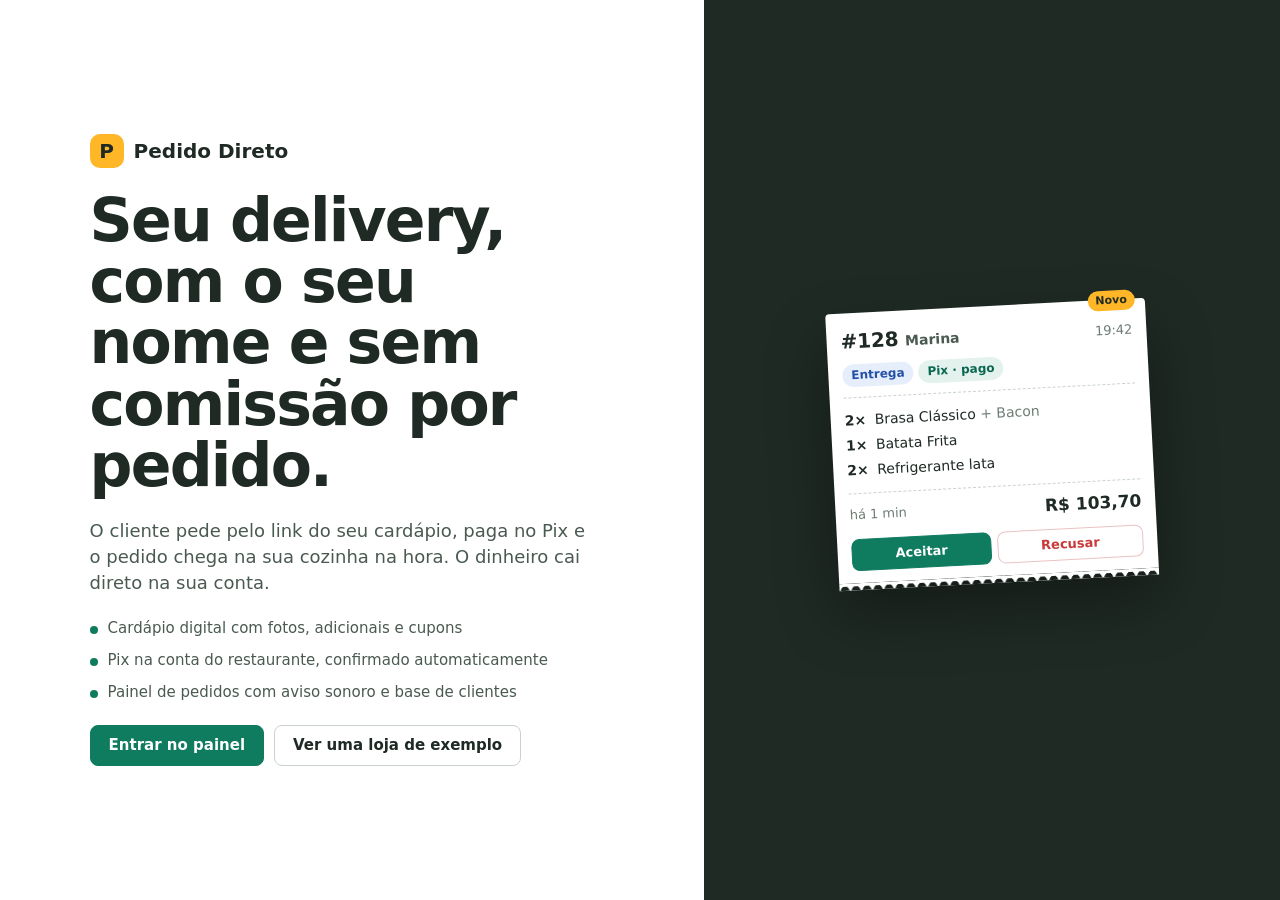
<file: web/index.html>
<!DOCTYPE html>
<html lang="pt-BR">
<head>
<meta charset="UTF-8">
<meta name="viewport" content="width=device-width, initial-scale=1">
<title>Pedido Direto — delivery próprio, sem comissão por pedido</title>
<meta name="description" content="Cardápio digital, Pix e painel de pedidos para o seu restaurante vender pelo próprio canal, sem comissão por pedido.">
<link rel="stylesheet" href="style.css">
</head>
<body>
<main class="home">
  <section class="copy">
    <div class="mark"><i>P</i>Pedido Direto</div>
    <h1>Seu delivery, com o seu nome e sem comissão por pedido.</h1>
    <p class="lead">O cliente pede pelo link do seu cardápio, paga no Pix e o pedido chega na sua cozinha na hora. O dinheiro cai direto na sua conta.</p>
    <ul>
      <li>Cardápio digital com fotos, adicionais e cupons</li>
      <li>Pix na conta do restaurante, confirmado automaticamente</li>
      <li>Painel de pedidos com aviso sonoro e base de clientes</li>
    </ul>
    <div class="row" style="flex-wrap:wrap">
      <a class="btn" href="painel.html">Entrar no painel</a>
      <a class="btn sec" href="loja.html?s=brasa-burger">Ver uma loja de exemplo</a>
    </div>
  </section>
  <section class="art" aria-hidden="true">
    <div class="oc new">
      <div class="h"><b>#128 <small>Marina</small></b><span class="small muted">19:42</span></div>
      <div class="row" style="flex-wrap:wrap;gap:5px"><span class="pill blue">Entrega</span><span class="pill ok">Pix · pago</span></div>
      <ul>
        <li><b>2×</b> Brasa Clássico <span class="muted">+ Bacon</span></li>
        <li><b>1×</b> Batata Frita</li>
        <li><b>2×</b> Refrigerante lata</li>
      </ul>
      <div class="tot-row"><span class="small muted">há 1 min</span><b>R$ 103,70</b></div>
      <div class="acts"><span class="btn sm">Aceitar</span><span class="btn red sm">Recusar</span></div>
    </div>
  </section>
</main>
</body>
</html>
</file>
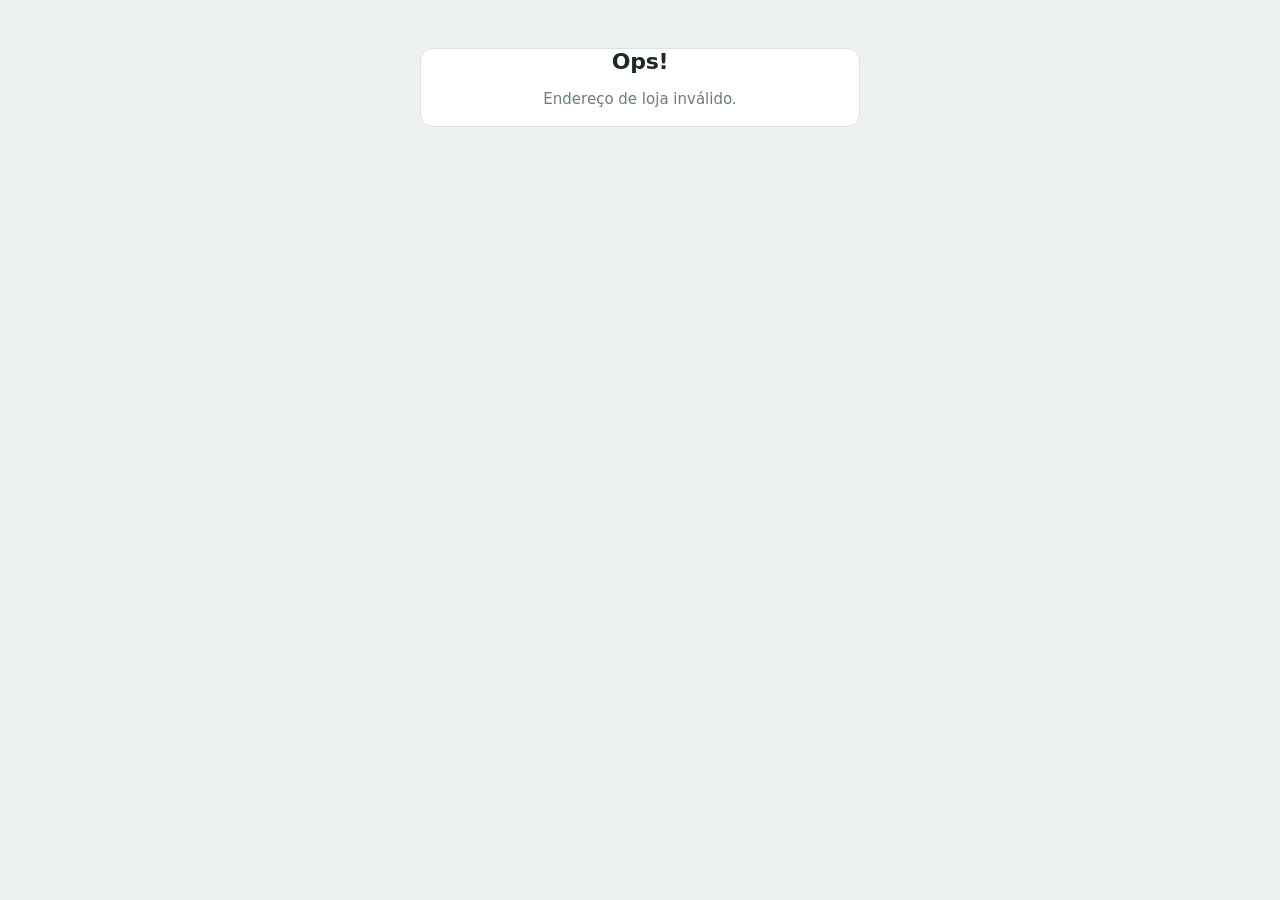
<file: web/loja.html>
<!DOCTYPE html>
<html lang="pt-BR">
<head>
<meta charset="UTF-8">
<meta name="viewport" content="width=device-width, initial-scale=1">
<meta name="referrer" content="strict-origin-when-cross-origin">
<title>Cardápio</title>
<link rel="stylesheet" href="style.css">
</head>
<body>
<div id="app"><div class="loading">Carregando cardápio…</div></div>
<div id="modalRoot"></div>
<script src="config.js"></script>
<script src="api.js"></script>
<script src="loja.js"></script>
</body>
</html>
</file>
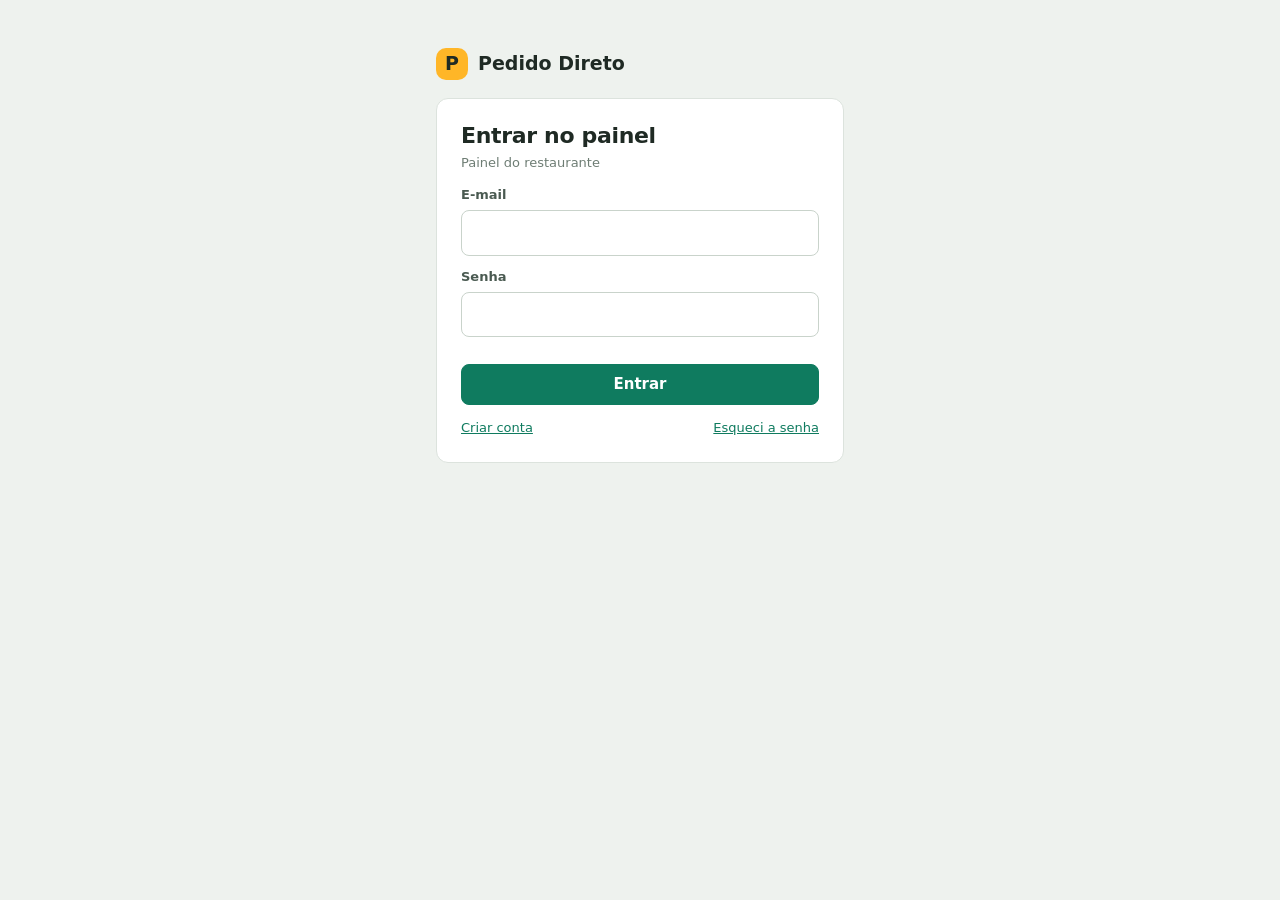
<file: web/painel.html>
<!DOCTYPE html>
<html lang="pt-BR">
<head>
<meta charset="UTF-8">
<meta name="viewport" content="width=device-width, initial-scale=1">
<meta name="referrer" content="no-referrer">
<meta name="robots" content="noindex">
<title>Painel do restaurante</title>
<link rel="stylesheet" href="style.css">
</head>
<body>
<div id="app"><div class="loading">Carregando…</div></div>
<div id="modalRoot"></div>
<script src="config.js"></script>
<script src="api.js"></script>
<script src="painel.js"></script>
</body>
</html>
</file>
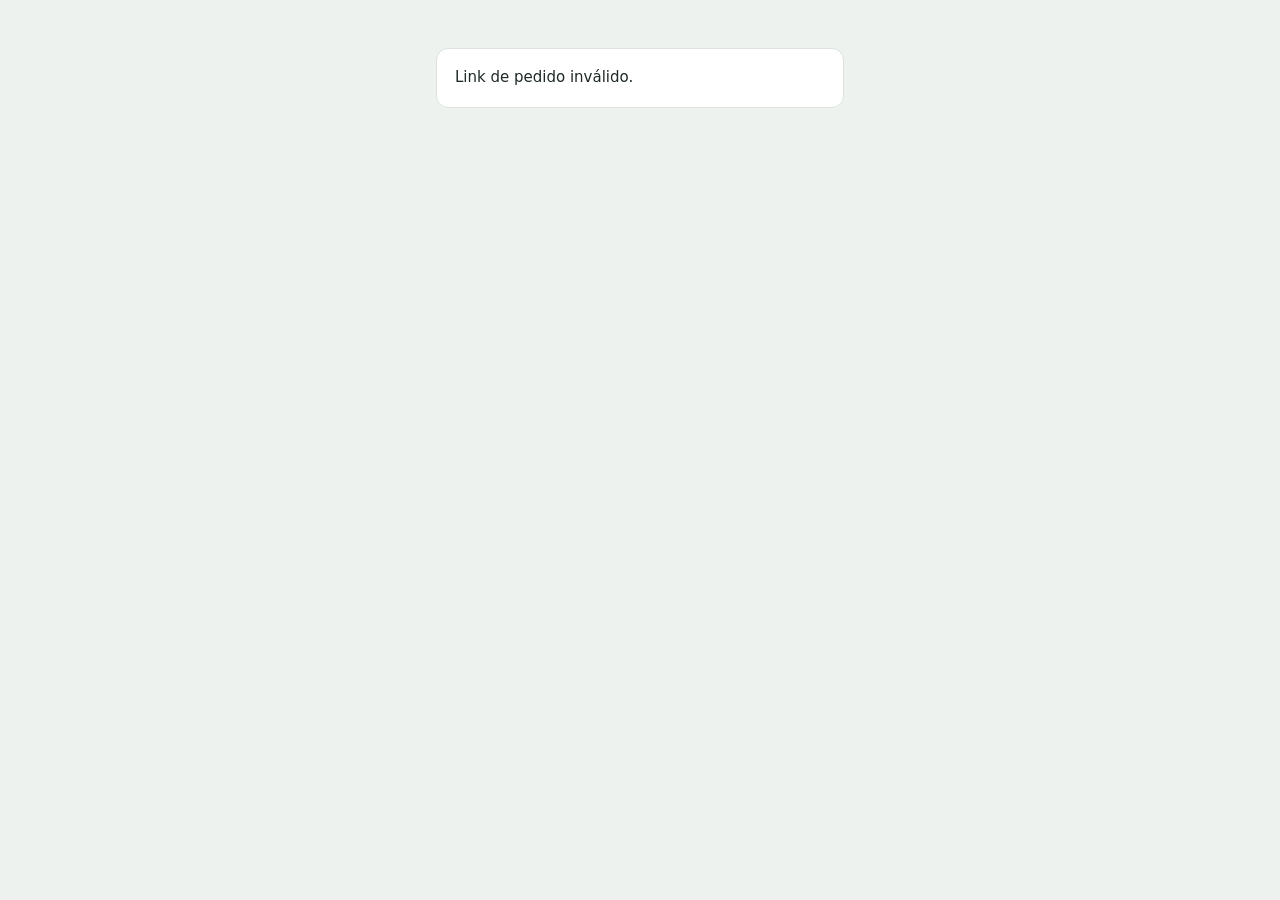
<file: web/pedido.html>
<!DOCTYPE html>
<html lang="pt-BR">
<head>
<meta charset="UTF-8">
<meta name="viewport" content="width=device-width, initial-scale=1">
<meta name="referrer" content="no-referrer">
<title>Acompanhar pedido</title>
<link rel="stylesheet" href="style.css">
</head>
<body>
<div class="center" id="app"><div class="loading">Carregando pedido…</div></div>
<script src="config.js"></script>
<script src="api.js"></script>
<script src="pedido.js"></script>
</body>
</html>
</file>
<file: web/style.css>
/* =====================================================================
   Pedido Direto — identidade visual
   Manjericão (ação), mostarda (destaque), sálvia (fundo), carvão-verde (texto).
   O elemento marcante é a comanda: pedidos no painel parecem o papel da cozinha.
   ===================================================================== */
:root{
  --ink:#1F2A24;        /* texto e superfícies escuras */
  --ink-2:#4A5A51;      /* texto secundário */
  --mut:#6E7D74;        /* texto de apoio */
  --bg:#EEF2EE;         /* fundo sálvia */
  --card:#FFFFFF;
  --line:#DCE3DD;
  --line-2:#C9D3CB;
  --pri:#0F7B5F;        /* manjericão */
  --pri-2:#0B6650;
  --pri-soft:#E3F2EC;
  --mustard:#FFB627;
  --mustard-soft:#FFF4D9;
  --ok:#0F7B5F;
  --warn:#B7791F;
  --red:#C93A3A;
  --red-soft:#FCE9E9;
  --blue:#2E62C9;
  --blue-soft:#E7EEFB;
  --r-sm:8px; --r:12px; --r-lg:18px;
  --shadow:0 1px 2px rgba(31,42,36,.06),0 4px 14px rgba(31,42,36,.06);
  --display: ui-rounded,"SF Pro Rounded","Nunito","Segoe UI Variable Display",system-ui,-apple-system,"Segoe UI",Roboto,sans-serif;
  --text: system-ui,-apple-system,"Segoe UI",Roboto,"Helvetica Neue",Arial,sans-serif;
}
*{box-sizing:border-box}
html{-webkit-text-size-adjust:100%}
body{margin:0;font-family:var(--text);font-size:15px;line-height:1.45;background:var(--bg);color:var(--ink);-webkit-font-smoothing:antialiased}
h1,h2,h3,h4{margin:0;font-family:var(--display);letter-spacing:-.015em;line-height:1.15}
h2{font-size:22px;font-weight:800}
h3{font-size:17px;font-weight:750}
a{color:var(--pri)}
button{font:inherit;cursor:pointer;color:inherit}
:focus-visible{outline:3px solid rgba(15,123,95,.55);outline-offset:2px;border-radius:6px}
@media (prefers-reduced-motion:reduce){*{transition:none!important;animation:none!important;scroll-behavior:auto!important}}
.price,.line span:last-child,.kpi b,td{font-variant-numeric:tabular-nums}

/* ---------- formulários ---------- */
input,select,textarea{font:inherit;font-size:15px;padding:11px 13px;border:1px solid var(--line-2);border-radius:var(--r-sm);width:100%;background:#fff;color:var(--ink);transition:border-color .15s,box-shadow .15s}
input:focus,select:focus,textarea:focus{outline:none;border-color:var(--pri);box-shadow:0 0 0 3px var(--pri-soft)}
input:disabled,select:disabled{background:#F4F6F4;color:var(--mut)}
input[type=file]{padding:9px;background:#F7F9F7;border-style:dashed}
textarea{resize:vertical;min-height:64px}
label.f{display:block;font-size:13px;font-weight:600;color:var(--ink-2);margin:12px 0 5px}
label.chk{display:flex;gap:10px;align-items:flex-start;font-size:14px;color:var(--ink-2);margin:14px 0}
label.chk input{width:18px;height:18px;flex:none;margin-top:1px;accent-color:var(--pri)}

/* ---------- botões ---------- */
.btn{display:inline-flex;align-items:center;justify-content:center;gap:6px;background:var(--pri);color:#fff;border:1px solid var(--pri);border-radius:var(--r-sm);padding:11px 18px;font-weight:700;font-size:15px;text-decoration:none;line-height:1.1;transition:background .15s,border-color .15s}
.btn:hover{background:var(--pri-2);border-color:var(--pri-2)}
.btn.sec{background:#fff;color:var(--ink);border-color:var(--line-2)}
.btn.sec:hover{background:#F4F7F5;border-color:var(--ink-2)}
.btn.ok{background:var(--pri);border-color:var(--pri)}
.btn.red{background:#fff;color:var(--red);border-color:#EBC3C3}
.btn.red:hover{background:var(--red-soft)}
.btn.sm{padding:8px 12px;font-size:13px}
.btn.full{width:100%}
.btn:disabled{opacity:.45;cursor:not-allowed}

/* ---------- utilitários ---------- */
.pill{display:inline-flex;align-items:center;gap:5px;font-size:12px;font-weight:700;padding:3px 9px;border-radius:999px;background:#EDF0EE;color:var(--ink-2);white-space:nowrap}
.pill.ok{background:var(--pri-soft);color:var(--pri-2)}
.pill.warn{background:var(--mustard-soft);color:#8A5A00}
.pill.red{background:var(--red-soft);color:#9E2626}
.pill.blue{background:var(--blue-soft);color:#2350A8}
.muted{color:var(--mut)}.small{font-size:13px}
.hidden{display:none!important}
.err{color:var(--red);font-size:13px;margin-top:6px;min-height:1em;font-weight:600}
.row{display:flex;gap:10px;align-items:center}
.line{display:flex;justify-content:space-between;gap:12px;padding:5px 0;font-size:15px}
.line.tot{font-family:var(--display);font-weight:800;font-size:19px;border-top:1px dashed var(--line-2);margin-top:8px;padding-top:12px}
.card{background:var(--card);border:1px solid var(--line);border-radius:var(--r);padding:18px;margin-bottom:14px}
.card > h3{margin-bottom:10px}
.code{font-family:ui-monospace,SFMono-Regular,Menlo,monospace;font-size:12px;background:#F2F5F3;border:1px solid var(--line);padding:11px;border-radius:var(--r-sm);word-break:break-all}
.toast{position:fixed;top:18px;left:50%;transform:translateX(-50%);background:var(--ink);color:#fff;padding:11px 18px;border-radius:999px;z-index:90;font-size:14px;font-weight:600;max-width:90vw;box-shadow:0 8px 24px rgba(31,42,36,.25)}
.center{max-width:440px;margin:48px auto;padding:0 16px}
.loading{padding:72px 20px;text-align:center;color:var(--mut)}
.seg{display:flex;gap:4px;background:#E6EBE7;padding:4px;border-radius:10px}
.seg button{flex:1;border:0;background:transparent;border-radius:7px;padding:9px 10px;font-weight:700;font-size:14px;color:var(--ink-2)}
.seg button.on{background:#fff;color:var(--ink);box-shadow:0 1px 3px rgba(31,42,36,.15)}
.note{margin:14px 16px 0;padding:12px 14px;border-radius:var(--r);font-size:14px;font-weight:600}
.note.red{background:var(--red-soft);color:#8B2020}
.note.warn{background:var(--mustard-soft);color:#7A4F00}

/* ---------- modal ---------- */
.ov{position:fixed;inset:0;background:rgba(20,28,24,.5);z-index:60;display:flex;align-items:flex-end;justify-content:center}
@media(min-width:700px){.ov{align-items:center}}
.modal{background:#fff;width:min(540px,100%);max-height:92vh;overflow:auto;border-radius:22px 22px 0 0;padding:22px}
@media(min-width:700px){.modal{border-radius:22px}}
.modal .mh{display:flex;justify-content:space-between;align-items:center;margin-bottom:14px;gap:10px}
.modal .x{border:0;background:#EEF2EF;width:36px;height:36px;border-radius:50%;font-size:20px;flex:none}

/* =====================================================================
   LOJA (cliente)
   ===================================================================== */
.shop{max-width:920px;margin:0 auto;padding-bottom:120px;background:var(--card);min-height:100vh}
@media(min-width:940px){.shop{border-left:1px solid var(--line);border-right:1px solid var(--line)}}
.hero{background:var(--ink);color:#fff;padding:30px 22px 24px;display:grid;grid-template-columns:auto 1fr;gap:4px 16px;align-items:center}
.hero .logo{grid-row:span 2;width:76px;height:76px;border-radius:20px;background:var(--mustard);display:grid;place-items:center;font-family:var(--display);font-size:34px;font-weight:900;color:var(--ink);overflow:hidden;box-shadow:0 0 0 4px rgba(255,255,255,.08)}
.hero .logo img{width:100%;height:100%;object-fit:cover}
.hero h1{font-size:30px;font-weight:900;letter-spacing:-.02em;align-self:end}
.hero > .small{align-self:start;opacity:.75}
.hero .meta{grid-column:1 / -1;display:flex;flex-wrap:wrap;gap:8px;margin-top:16px}
.hero .meta span{background:rgba(255,255,255,.1);padding:6px 11px;border-radius:999px;font-size:13px;font-weight:600}
.hero .meta span:first-child{background:#fff;color:var(--ink)}
.track-banner{margin:14px 16px 0;background:var(--mustard-soft);border:1px solid #F3D99A;border-radius:var(--r);padding:12px 14px;display:flex;align-items:center;gap:12px}
.track-banner div{flex:1}
.cats{position:sticky;top:0;z-index:20;background:rgba(255,255,255,.96);backdrop-filter:blur(6px);display:flex;gap:2px;overflow-x:auto;padding:0 12px;border-bottom:1px solid var(--line);scrollbar-width:none}
.cats::-webkit-scrollbar{display:none}
.cats button{white-space:nowrap;border:0;background:transparent;padding:15px 12px 13px;font-size:14px;font-weight:700;color:var(--ink-2);border-bottom:3px solid transparent}
.cats button:hover{color:var(--ink);border-bottom-color:var(--mustard)}
.sec-title{font-size:21px;font-weight:850;margin:26px 18px 8px;scroll-margin-top:64px}
.grid{display:grid;grid-template-columns:1fr;padding:0 18px}
@media(min-width:760px){.grid{grid-template-columns:1fr 1fr;column-gap:28px}}
.prod{background:transparent;border:0;border-bottom:1px solid var(--line);padding:16px 0;display:flex;flex-direction:row-reverse;gap:14px;text-align:left;width:100%;align-items:flex-start;color:var(--ink)}
.prod > div:last-child{flex:1;min-width:0}
.prod .em{width:96px;height:96px;flex:none;display:grid;place-items:center;background:#F2F5F3;border-radius:14px;font-size:30px;overflow:hidden}
.prod .em img{width:100%;height:100%;object-fit:cover}
.prod h3{font-size:16px;font-weight:750;margin-bottom:4px}
.prod p{font-size:13.5px;color:var(--mut);margin:0 0 10px;line-height:1.4;display:-webkit-box;-webkit-line-clamp:2;-webkit-box-orient:vertical;overflow:hidden}
.prod .price{display:inline-block;font-family:var(--display);font-weight:850;font-size:15px;background:var(--mustard);color:var(--ink);padding:3px 9px;border-radius:7px}
.prod:hover h3{color:var(--pri)}
.prod.off{opacity:.55}
.prod.off .price{background:transparent;padding:0}
.cartbar{position:fixed;left:50%;transform:translateX(-50%);bottom:16px;width:min(580px,calc(100% - 28px));z-index:30;background:var(--ink);color:#fff;border:0;border-radius:16px;padding:16px 20px;display:flex;justify-content:space-between;align-items:center;font-weight:800;font-size:16px;box-shadow:0 12px 30px rgba(31,42,36,.35)}
.cartbar span:last-child{font-family:var(--display);background:var(--mustard);color:var(--ink);padding:4px 10px;border-radius:8px}
.addon{display:flex;align-items:center;gap:12px;padding:12px 0;border-bottom:1px solid var(--line);cursor:pointer}
.addon input{width:20px;height:20px;accent-color:var(--pri)}
.addon span{flex:1}
.qty{display:inline-flex;align-items:center;border:1px solid var(--line-2);border-radius:10px;overflow:hidden;flex:none;background:#fff}
.qty button{border:0;background:#fff;width:38px;height:40px;font-size:18px;font-weight:700}
.qty button:hover{background:#F2F5F3}
.qty b{min-width:28px;text-align:center}
.citem{display:flex;gap:12px;padding:14px 0;border-bottom:1px solid var(--line)}
.citem .d{flex:1}
.upsell{background:var(--mustard-soft);border-radius:var(--r);padding:13px 14px;margin:14px 0;font-size:14px}
.upsell .row{margin-top:8px;flex-wrap:wrap}
.steps{list-style:none;padding:0;margin:16px 0;position:relative}
.steps li{display:flex;gap:12px;align-items:center;padding:9px 0;color:#A3AFA7;font-weight:600;position:relative}
.steps li:not(:last-child)::after{content:"";position:absolute;left:13px;top:36px;bottom:-9px;width:2px;background:var(--line)}
.steps li i{width:28px;height:28px;border-radius:50%;border:2px solid var(--line-2);display:grid;place-items:center;font-style:normal;font-size:13px;background:#fff;position:relative;z-index:1}
.steps li.done{color:var(--ink)}
.steps li.done i{background:var(--pri);border-color:var(--pri);color:#fff}
.steps li.done:not(:last-child)::after{background:var(--pri)}
.steps li.cur{color:var(--ink);font-weight:800}
.steps li.cur i{border-color:var(--mustard);background:var(--mustard);color:var(--ink)}
.qrimg{display:block;margin:12px auto;width:220px;height:220px;border-radius:var(--r);border:1px solid var(--line)}

/* =====================================================================
   PAINEL (restaurante)
   ===================================================================== */
.panel{display:flex;min-height:100vh}
.side{width:236px;background:var(--ink);color:#E7EDE9;padding:18px 12px;flex:none;display:flex;flex-direction:column;gap:2px;position:sticky;top:0;height:100vh}
.side .brand{font-family:var(--display);font-weight:900;font-size:18px;padding:4px 10px 2px;color:#fff;letter-spacing:-.01em}
.side .who{font-size:12px;color:#9DB0A5;padding:0 10px 14px}
.side select{background:#2C3A32;border-color:#3D4E44;color:#fff}
.side button.tab{display:flex;align-items:center;gap:11px;width:100%;text-align:left;border:0;background:transparent;padding:10px 12px;border-radius:10px;font-size:15px;font-weight:600;color:#C9D6CE}
.side button.tab svg{width:19px;height:19px;flex:none;opacity:.85}
.side button.tab span.lbl{flex:1}
.side button.tab:hover{background:#2A3730;color:#fff}
.side button.tab.on{background:#fff;color:var(--ink)}
.side button.tab.on svg{opacity:1;color:var(--pri)}
.side .badge{background:var(--mustard);color:var(--ink);border-radius:999px;font-size:12px;font-weight:800;padding:1px 8px;min-width:22px;text-align:center}
.side .foot{margin-top:auto;padding:10px}
.side .foot .btn{background:transparent;color:#C9D6CE;border-color:#3D4E44;width:100%}
.side .foot .btn:hover{background:#2A3730;color:#fff}
.main{flex:1;padding:24px 28px;min-width:0;max-width:1500px}
.ptop{display:flex;flex-wrap:wrap;gap:10px;align-items:center;margin-bottom:18px}
.ptop h2{margin-right:auto;font-size:26px;font-weight:900}
.toggle{display:inline-flex;align-items:center;gap:9px;background:#fff;border:1px solid var(--line-2);border-radius:999px;padding:6px 14px 6px 6px;font-size:14px;font-weight:700;color:var(--ink)}
.toggle .sw{width:40px;height:24px;border-radius:999px;background:#C7D0CA;position:relative;transition:background .2s;flex:none}
.toggle .sw::after{content:"";position:absolute;top:3px;left:3px;width:18px;height:18px;border-radius:50%;background:#fff;transition:left .2s;box-shadow:0 1px 2px rgba(0,0,0,.2)}
.toggle.on .sw{background:var(--pri)}.toggle.on .sw::after{left:19px}
.toggle.warn.on .sw{background:var(--mustard)}
.toggle:disabled{opacity:.6;cursor:default}

/* fila de pedidos */
.kanban{display:grid;grid-template-columns:repeat(5,minmax(228px,1fr));gap:14px;overflow-x:auto;padding-bottom:12px;align-items:start}
.col{background:#E3E9E4;border-radius:var(--r);padding:10px;min-height:320px;border-top:4px solid var(--st,#AAB7AE)}
.col.st-pending{--st:var(--mustard)}
.col.st-preparing{--st:var(--blue)}
.col.st-ready{--st:var(--pri)}
.col.st-out_for_delivery{--st:#7A5AF5}
.col.st-completed{--st:#AAB7AE}
.col h4{margin:4px 6px 12px;font-size:15px;font-weight:800;display:flex;justify-content:space-between;align-items:center}
.col h4 .muted{background:#fff;color:var(--ink-2);border-radius:999px;padding:1px 9px;font-size:13px}
.col > .small{padding:8px 6px}

/* a comanda */
.oc{position:relative;background:#fff;padding:14px 14px 12px;margin-bottom:18px;font-size:14px;box-shadow:var(--shadow);border-radius:4px 4px 0 0}
.oc::after{content:"";position:absolute;left:0;right:0;bottom:-7px;height:7px;
  background:radial-gradient(circle at 50% 100%,transparent 4px,#fff 4.5px) 0 0/11px 7px repeat-x}
.oc.new{box-shadow:0 0 0 2px var(--mustard),var(--shadow)}
.oc.new::before{content:"Novo";position:absolute;top:-9px;right:10px;background:var(--mustard);color:var(--ink);font-size:11px;font-weight:800;padding:2px 8px;border-radius:999px}
.oc .h{display:flex;justify-content:space-between;align-items:baseline;gap:8px;margin-bottom:8px}
.oc .h b{font-family:var(--display);font-size:20px;font-weight:900;letter-spacing:-.01em}
.oc .h b small{font-family:var(--text);font-size:14px;font-weight:700;color:var(--ink-2);letter-spacing:0}
.oc ul{margin:10px 0;padding:10px 0 0;list-style:none;border-top:1px dashed var(--line-2)}
.oc ul li{padding:3px 0;line-height:1.35}
.oc ul li b{font-family:var(--display);margin-right:4px}
.oc .tot-row{display:flex;justify-content:space-between;align-items:center;border-top:1px dashed var(--line-2);margin-top:10px;padding-top:9px}
.oc .tot-row b{font-family:var(--display);font-size:17px;font-weight:900}
.oc .acts{display:flex;gap:6px;flex-wrap:wrap;margin-top:11px}
.oc .acts .btn{flex:1 1 auto}

/* relatórios, tabelas */
.kpis{display:grid;grid-template-columns:repeat(auto-fit,minmax(170px,1fr));gap:12px;margin-bottom:16px}
.kpi{background:#fff;border:1px solid var(--line);border-radius:var(--r);padding:16px}
.kpi small{color:var(--mut);font-size:13px;font-weight:600}
.kpi b{display:block;font-family:var(--display);font-size:27px;font-weight:900;margin-top:6px;letter-spacing:-.01em}
.kpis .kpi:first-child{background:var(--ink);border-color:var(--ink);color:#fff}
.kpis .kpi:first-child small{color:#A9BAB0}
.kpis .kpi:first-child b{color:var(--mustard)}
table{width:100%;border-collapse:collapse;font-size:14px}
th{text-align:left;color:var(--mut);font-weight:700;font-size:12.5px;padding:9px 8px;border-bottom:1px solid var(--line)}
td{padding:11px 8px;border-bottom:1px solid var(--line);vertical-align:middle}
tbody tr:hover td{background:#F8FAF8}
tbody tr:last-child td{border-bottom:0}
td input{padding:7px 9px;width:100px}
.tblwrap{overflow-x:auto}
.formgrid{display:grid;grid-template-columns:repeat(auto-fit,minmax(190px,1fr));gap:0 14px}
.hbar{display:flex;align-items:center;gap:12px;margin:10px 0;font-size:14px}
.hbar .t{width:180px;white-space:nowrap;overflow:hidden;text-overflow:ellipsis;font-weight:600}
.hbar .b{flex:1;background:#EDF1EE;border-radius:6px;height:14px;overflow:hidden}
.hbar .b i{display:block;height:100%;background:var(--pri);border-radius:6px}

/* fotos */
.thumb{width:52px;height:52px;border-radius:10px;object-fit:cover;background:#F2F5F3;display:inline-grid;place-items:center;font-size:22px;flex:none;border:1px solid var(--line)}
.thumb.empty{color:var(--mut);font-family:var(--display);font-weight:900}
.photo-pick{display:inline-flex;align-items:center;gap:8px;cursor:pointer;margin-right:6px;font-weight:600;color:var(--pri)}
.photo-pick:hover .thumb{outline:2px solid var(--pri)}

@media(max-width:820px){
  .panel{flex-direction:column}
  .side{width:100%;height:auto;position:sticky;top:0;z-index:30;flex-direction:row;overflow-x:auto;padding:8px;gap:4px;align-items:center}
  .side .brand,.side .who{display:none}
  .side select{min-width:140px}
  .side button.tab{width:auto;white-space:nowrap;padding:9px 11px;font-size:14px}
  .side .foot{margin:0 0 0 auto;padding:0}
  .side .foot .btn{width:auto}
  .main{padding:16px}
  .ptop h2{font-size:22px}
  .kanban{grid-template-columns:repeat(5,minmax(260px,85vw));scroll-snap-type:x mandatory}
  .col{scroll-snap-align:start}
}

/* =====================================================================
   Página inicial
   ===================================================================== */
.home{min-height:100vh;display:grid;grid-template-columns:1.1fr .9fr;background:var(--card)}
.home .copy{padding:64px 7vw;display:flex;flex-direction:column;justify-content:center;gap:22px;max-width:680px}
.home .mark{font-family:var(--display);font-weight:900;font-size:20px;display:flex;align-items:center;gap:10px}
.home .mark i{width:34px;height:34px;border-radius:10px;background:var(--mustard);display:grid;place-items:center;font-style:normal;color:var(--ink)}
.home h1{font-size:clamp(36px,5.2vw,60px);font-weight:900;letter-spacing:-.03em;line-height:1.02}
.home p.lead{font-size:18px;color:var(--ink-2);max-width:52ch;margin:0}
.home .copy ul{margin:0;padding:0;list-style:none;display:grid;gap:10px;color:var(--ink-2)}
.home .copy ul li{display:flex;gap:10px;align-items:flex-start}
.home .copy ul li::before{content:"";width:8px;height:8px;border-radius:50%;background:var(--pri);margin-top:8px;flex:none}
.home .art{background:var(--ink);display:grid;place-items:center;padding:40px;position:relative;overflow:hidden}
.home .art .oc{width:min(320px,100%);transform:rotate(-3deg);box-shadow:0 30px 60px rgba(0,0,0,.35)}
@media(max-width:860px){.home{grid-template-columns:1fr}.home .art{min-height:360px}.home .copy{padding:40px 22px}}

.brandmark{font-family:var(--display);font-weight:900;font-size:19px;display:flex;align-items:center;gap:10px;margin:0 0 18px;color:var(--ink);text-decoration:none}
.brandmark i{width:32px;height:32px;border-radius:10px;background:var(--mustard);display:grid;place-items:center;font-style:normal}
</file>
